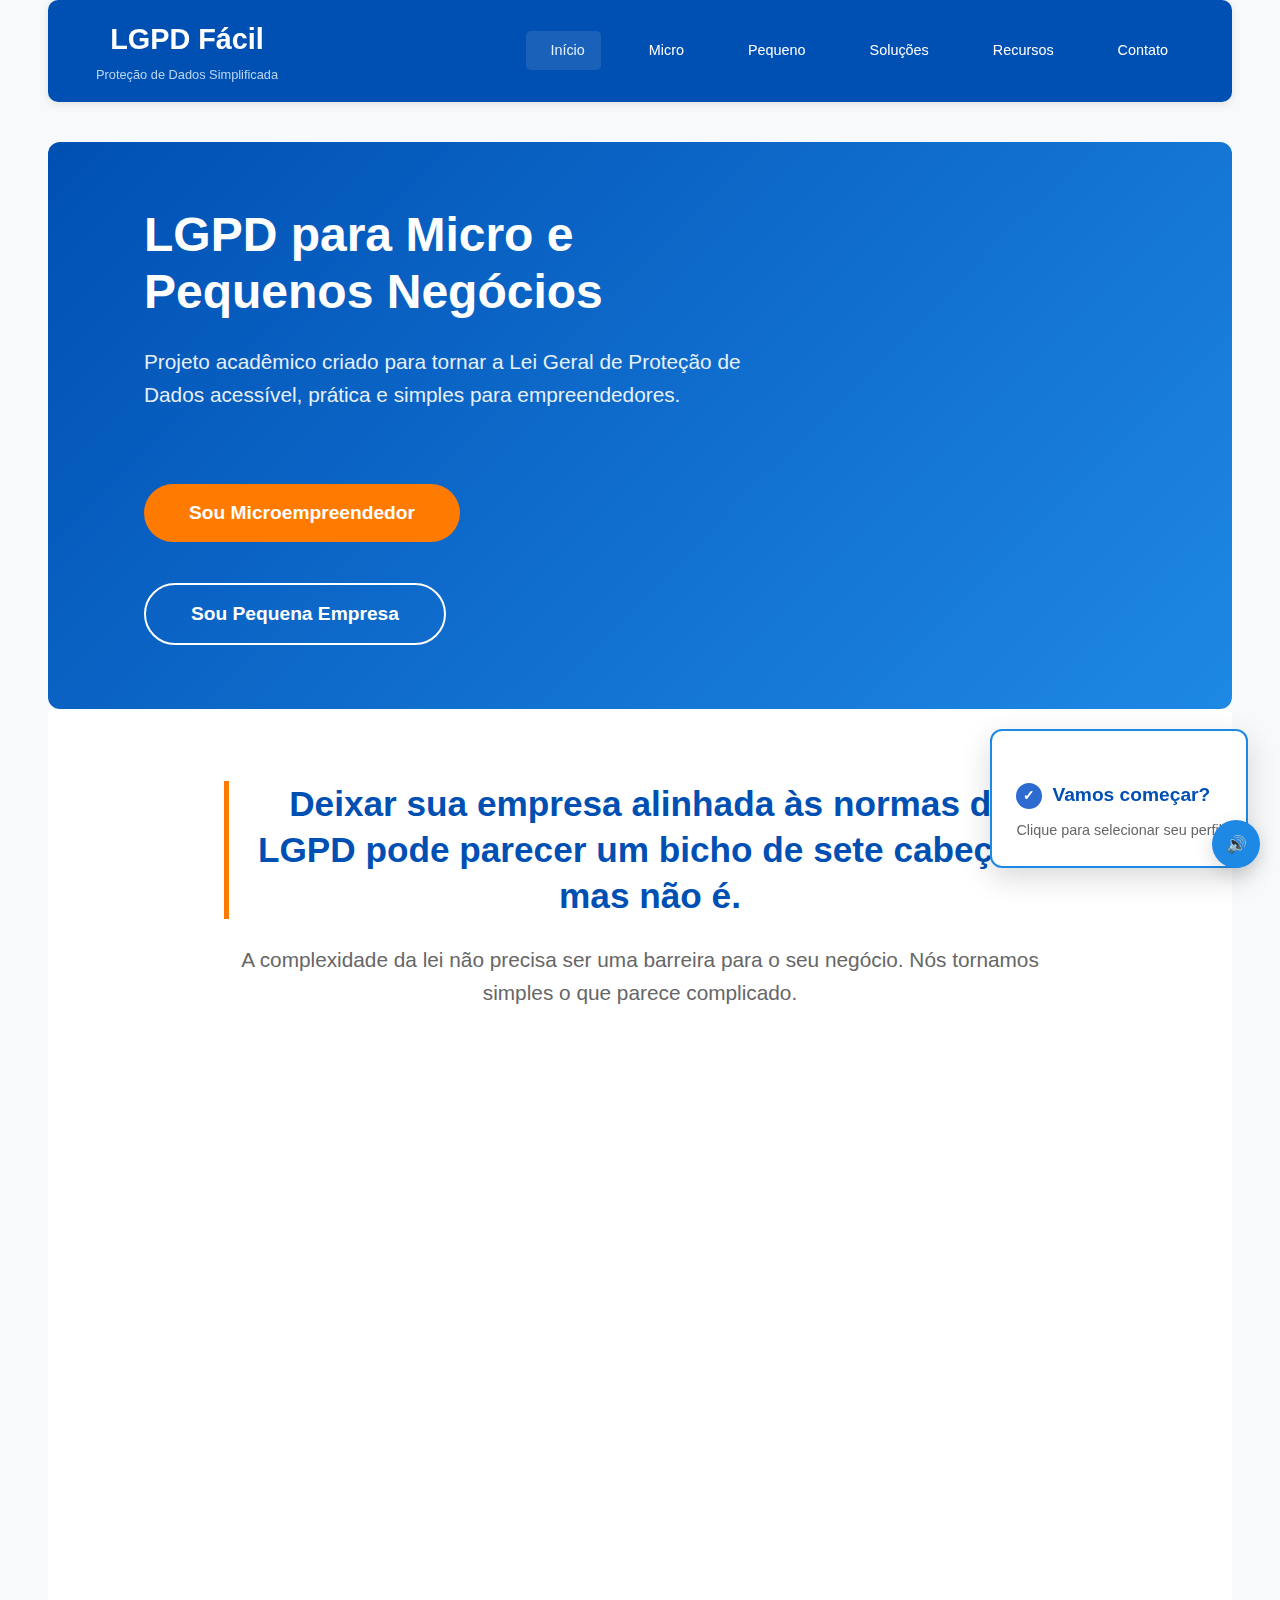
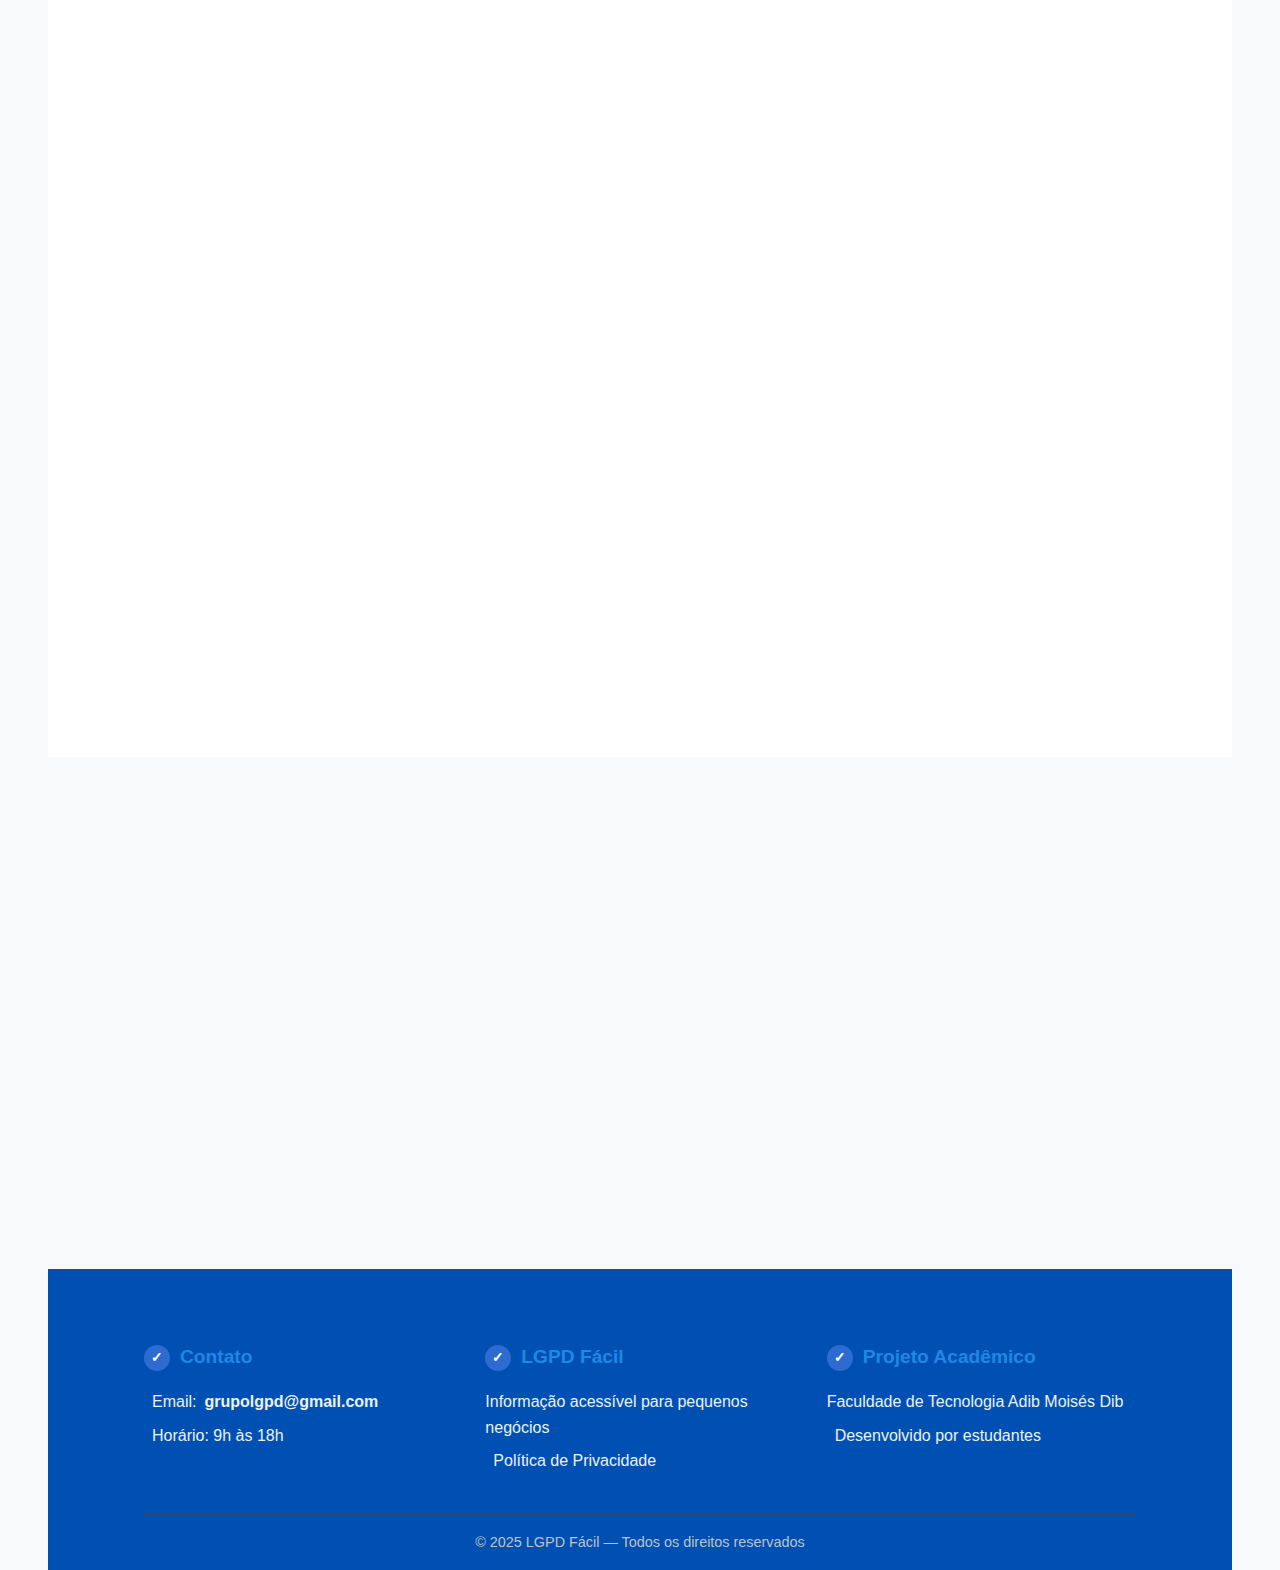
<file: index.html>
<!DOCTYPE html>
<html lang="pt-BR">
<head>
    <meta charset="UTF-8">
    <meta name="viewport" content="width=device-width, initial-scale=1.0">
    <title>LGPD Fácil - Proteção de Dados Simplificada</title>
    <link rel="stylesheet" href="style.css">
</head>
<body>
    <!-- Cabeçalho -->
    <header class="header">
        <div class="container">
            <div class="logo-section">
                <h1 class="logo">LGPD Fácil</h1>
                <span class="tagline">Proteção de Dados Simplificada</span>
            </div>
            <nav class="nav">
                <a href="index.html" class="active"><i class="fas fa-home"></i> Início</a>
                <a href="micro.html"><i class="fas fa-store"></i> Micro</a>
                <a href="pequeno.html"><i class="fas fa-building"></i> Pequeno</a>
                <a href="solucoes.html"><i class="fas fa-tools"></i> Soluções</a>
                <a href="recursos.html"><i class="fas fa-file-alt"></i> Recursos</a>
                <a href="contato.html"><i class="fas fa-envelope"></i> Contato</a>
            </nav>
        </div>
    </header>

    <!-- Hero Section com título à esquerda -->
    <section class="hero">
        <div class="container">
            <div class="hero-content-left">
                <h1>LGPD para Micro e Pequenos Negócios</h1>
                <p class="hero-subtitle">Projeto acadêmico criado para tornar a Lei Geral de Proteção de Dados acessível, prática e simples para empreendedores.</p>
                <div class="hero-actions">
                    <button class="cta-button" onclick="window.location.href='micro.html'">
                        <i class="fas fa-store"></i> Sou Microempreendedor
                    </button>
                    <button class="cta-button secondary" onclick="window.location.href='pequeno.html'">
                        <i class="fas fa-building"></i> Sou Pequena Empresa
                    </button>
                </div>
            </div>
        </div>
    </section>

    <!-- Seção Única: Objetivo + LGPD + Propósito -->
    <section class="section unified-section">
        <div class="container">
            <div class="unified-content">
                <!-- Chamada Inicial -->
                <div class="intro-callout">
                    <h2>Deixar sua empresa alinhada às normas da LGPD pode parecer um bicho de sete cabeças, mas não é.</h2>
                    <p class="intro-text">A complexidade da lei não precisa ser uma barreira para o seu negócio. Nós tornamos simples o que parece complicado.</p>
                </div>

                <!-- O que é LGPD -->
                <div class="lgpd-explanation">
                    <h3>O que é a LGPD?</h3>
                    <div class="lgpd-content">
                        <div class="lgpd-text">
                            <p>A <strong>Lei Geral de Proteção de Dados Pessoais (LGPD)</strong> é a legislação brasileira que regula como empresas e organizações devem coletar, usar, armazenar e proteger dados pessoais.</p>
                            
                            <div class="principles-section">
                                <h4>Princípios Fundamentais da LGPD:</h4>
                                <div class="principles-grid">
                                    <div class="principle-card">
                                        <i class="fas fa-bullseye"></i>
                                        <div>
                                            <h5>Finalidade</h5>
                                            <p>Dados devem ter um propósito específico e legítimo</p>
                                        </div>
                                    </div>
                                    <div class="principle-card">
                                        <i class="fas fa-check-circle"></i>
                                        <div>
                                            <h5>Consentimento</h5>
                                            <p>Uso autorizado de forma clara pelo titular</p>
                                        </div>
                                    </div>
                                    <div class="principle-card">
                                        <i class="fas fa-eye"></i>
                                        <div>
                                            <h5>Transparência</h5>
                                            <p>Clareza absoluta sobre como os dados são usados</p>
                                        </div>
                                    </div>
                                    <div class="principle-card">
                                        <i class="fas fa-shield-alt"></i>
                                        <div>
                                            <h5>Segurança</h5>
                                            <p>Proteção contra acessos indevidos e vazamentos</p>
                                        </div>
                                    </div>
                                    <div class="principle-card">
                                        <i class="fas fa-ban"></i>
                                        <div>
                                            <h5>Não Discriminação</h5>
                                            <p>Dados não podem ser usados para práticas abusivas</p>
                                        </div>
                                    </div>
                                    <div class="principle-card">
                                        <i class="fas fa-clock"></i>
                                        <div>
                                            <h5>Prevenção</h5>
                                            <p>Medidas para evitar situações de risco</p>
                                        </div>
                                    </div>
                                </div>
                            </div>
                        </div>
                    </div>
                </div>

                <!-- Nosso Propósito -->
                <div class="purpose-section">
                    <div class="purpose-content">
                        <h3>Nosso Propósito</h3>
                        <div class="purpose-text">
                            <p>O <strong>LGPD Fácil</strong> nasceu da necessidade urgente de simplificar a Lei Geral de Proteção de Dados para micro e pequenos empreendedores que, muitas vezes, não possuem recursos para consultorias especializadas.</p>
                            
                            <p>Identificamos que a complexidade da linguagem jurídica e a falta de orientação prática são as principais barreiras que impedem pequenos negócios de se adequarem à LGPD, colocando-os em risco de penalidades e perda de credibilidade.</p>

                            <div class="purpose-highlight">
                                <i class="fas fa-lightbulb"></i>
                                <div>
                                    <h4>Transformamos o complexo em simples</h4>
                                    <p>Traduzimos a linguagem jurídica em orientações práticas que qualquer empreendedor pode entender e aplicar no dia a dia do seu negócio.</p>
                                </div>
                            </div>
                        </div>
                    </div>
                </div>
            </div>
        </div>
    </section>

    <!-- Estatísticas -->
    <section class="section stats-section">
        <div class="container">
            <div class="stats-grid">
                <div class="stat-item">
                    <span class="stat-number">72%</span>
                    <span class="stat-label">das pequenas empresas não têm políticas claras de tratamento de dados</span>
                </div>
                <div class="stat-item">
                    <span class="stat-number">44%</span>
                    <span class="stat-label">dos brasileiros conhecem a LGPD, mas poucos empreendedores</span>
                </div>
                <div class="stat-item">
                    <span class="stat-number">2%</span>
                    <span class="stat-label">do faturamento é o valor máximo de multas aplicáveis</span>
                </div>
                <div class="stat-item">
                    <span class="stat-number">70%</span>
                    <span class="stat-label">dos microempreendedores não se veem atingidos pela LGPD</span>
                </div>
            </div>
        </div>
    </section>

    <!-- Faixa Fixa Interativa -->
    <div class="fixed-starter-bar" id="starterBar">
        <div class="starter-card" id="starterCard">
            <div class="card-initial" id="cardInitial">
                <div class="card-content">
                    <i class="fas fa-rocket"></i>
                    <h3>Vamos começar?</h3>
                    <p>Clique para selecionar seu perfil</p>
                </div>
            </div>
            <div class="card-selection" id="cardSelection" style="display: none;">
                <div class="card-content">
                    <h3>Selecione o seu perfil:</h3>
                    <div class="profile-buttons">
                        <button class="profile-btn micro" onclick="selectProfile('micro')">
                            <i class="fas fa-store"></i>
                            Microempreendedor
                        </button>
                        <button class="profile-btn small" onclick="selectProfile('pequeno')">
                            <i class="fas fa-building"></i>
                            Pequeno Negócio
                        </button>
                    </div>
                    <p class="card-note">Conteúdo personalizado para sua realidade</p>
                </div>
            </div>
        </div>
    </div>

    <!-- Rodapé -->
    <footer class="footer">
        <div class="container">
            <div class="footer-content">
                <div class="footer-section">
                    <h3>Contato</h3>
                    <p><i class="fas fa-envelope"></i> Email: <strong>grupolgpd@gmail.com</strong></p>
                    <p><i class="fas fa-clock"></i> Horário: 9h às 18h</p>
                </div>
                <div class="footer-section">
                    <h3>LGPD Fácil</h3>
                    <p>Informação acessível para pequenos negócios</p>
                    <a href="#politica"><i class="fas fa-file-contract"></i> Política de Privacidade</a>
                </div>
                <div class="footer-section">
                    <h3>Projeto Acadêmico</h3>
                    <p>Faculdade de Tecnologia Adib Moisés Dib</p>
                    <p><i class="fas fa-users"></i> Desenvolvido por estudantes</p>
                </div>
            </div>
            <div class="footer-bottom">
                <p>&copy; 2025 LGPD Fácil — Todos os direitos reservados</p>
            </div>
        </div>
    </footer>

    <div class="tts-floating" aria-hidden="false">
        <button class="tts-toggle" aria-pressed="false" title="Ler página">🔊</button>
        <div class="tts-controls" hidden>
            <label class="tts-row" style="display:flex;gap:.5rem;align-items:center;">
                <span style="font-size:.85rem;color:#333">Voz:</span>
                <select class="tts-voices" aria-label="Selecionar voz" style="min-width:180px"></select>
            </label>
            <div class="tts-row" style="display:flex;gap:.5rem;margin-top:.5rem;">
                <button class="tts-play">Ler</button>
                <button class="tts-pause">Pausar</button>
                <button class="tts-stop">Parar</button>
            </div>
        </div>
    </div>

    <script src="script.js"></script>
</body>
</html>
</file>
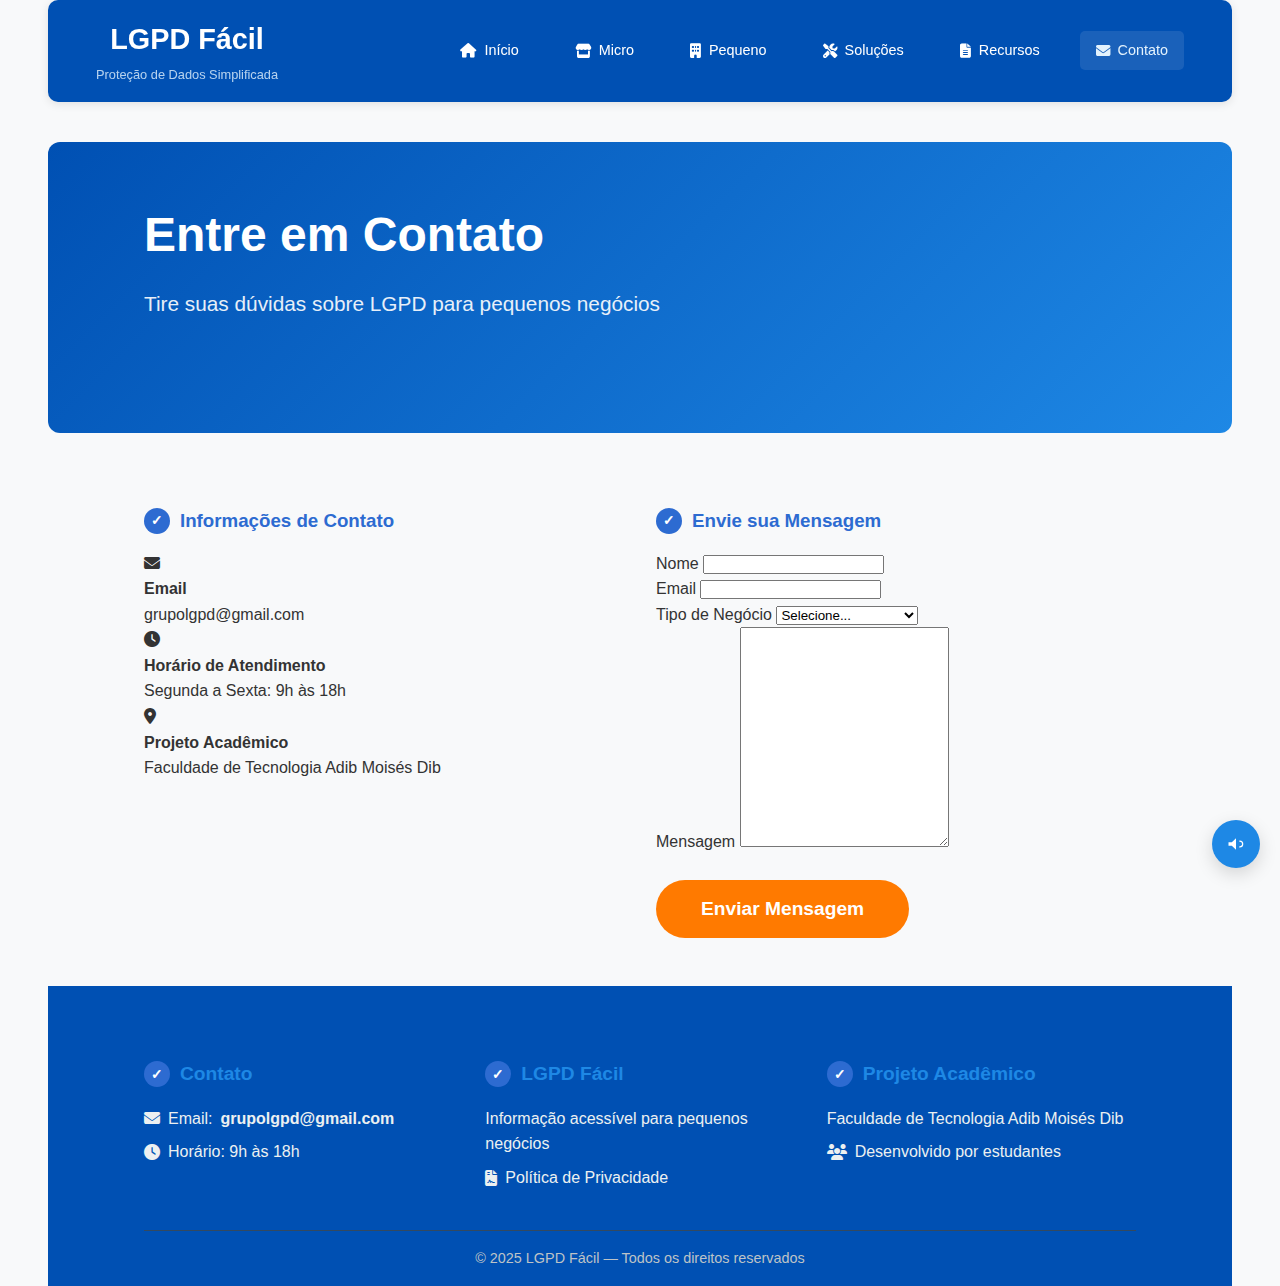
<file: contato.html>
<!DOCTYPE html>
<html lang="pt-BR">
<head>
    <meta charset="UTF-8">
    <meta name="viewport" content="width=device-width, initial-scale=1.0">
    <title>Contato - LGPD Fácil</title>
    <link rel="stylesheet" href="style.css">
    <!-- Font Awesome (exibe ícones usados no site) -->
    <link rel="stylesheet" href="https://cdnjs.cloudflare.com/ajax/libs/font-awesome/6.4.0/css/all.min.css">
</head>
<body>
    <header class="header">
        <div class="container">
            <div class="logo-section">
                <h1 class="logo">LGPD Fácil</h1>
                <span class="tagline">Proteção de Dados Simplificada</span>
            </div>
            <nav class="nav">
                <a href="index.html"><i class="fas fa-home"></i> Início</a>
                <a href="micro.html"><i class="fas fa-store"></i> Micro</a>
                <a href="pequeno.html"><i class="fas fa-building"></i> Pequeno</a>
                <a href="solucoes.html"><i class="fas fa-tools"></i> Soluções</a>
                <a href="recursos.html"><i class="fas fa-file-alt"></i> Recursos</a>
                <a href="contato.html" class="active"><i class="fas fa-envelope"></i> Contato</a>
            </nav>
        </div>
    </header>

    <section class="hero">
        <div class="container">
            <div class="hero-content-left">
                <h1>Entre em Contato</h1>
                <p class="hero-subtitle">Tire suas dúvidas sobre LGPD para pequenos negócios</p>
            </div>
        </div>
    </section>

    <section class="section">
        <div class="container">
            <div class="contact-grid">
                <div class="contact-info">
                    <h3>Informações de Contato</h3>
                    <div class="contact-item">
                        <i class="fas fa-envelope"></i>
                        <div>
                            <strong>Email</strong>
                            <p>grupolgpd@gmail.com</p>
                        </div>
                    </div>
                    <div class="contact-item">
                        <i class="fas fa-clock"></i>
                        <div>
                            <strong>Horário de Atendimento</strong>
                            <p>Segunda a Sexta: 9h às 18h</p>
                        </div>
                    </div>
                    <div class="contact-item">
                        <i class="fas fa-map-marker-alt"></i>
                        <div>
                            <strong>Projeto Acadêmico</strong>
                            <p>Faculdade de Tecnologia Adib Moisés Dib</p>
                        </div>
                    </div>
                </div>

                <div class="contact-form">
                    <h3>Envie sua Mensagem</h3>
                    <form>
                        <div class="form-group">
                            <label for="name">Nome</label>
                            <input type="text" id="name" required>
                        </div>
                        <div class="form-group">
                            <label for="email">Email</label>
                            <input type="email" id="email" required>
                        </div>
                        <div class="form-group">
                            <label for="business">Tipo de Negócio</label>
                            <select id="business">
                                <option value="">Selecione...</option>
                                <option value="micro">Microempreendedor</option>
                                <option value="pequeno">Pequena Empresa</option>
                                <option value="outro">Outro</option>
                            </select>
                        </div>
                        <div class="form-group">
                            <label for="message">Mensagem</label>
                            <textarea id="message" rows="5" required></textarea>
                        </div>
                        <button type="submit" class="cta-button">Enviar Mensagem</button>
                    </form>
                </div>
            </div>
        </div>
    </section>

    <footer class="footer">
        <div class="container">
            <div class="footer-content">
                <div class="footer-section">
                    <h3>Contato</h3>
                    <p><i class="fas fa-envelope"></i> Email: <strong>grupolgpd@gmail.com</strong></p>
                    <p><i class="fas fa-clock"></i> Horário: 9h às 18h</p>
                </div>
                <div class="footer-section">
                    <h3>LGPD Fácil</h3>
                    <p>Informação acessível para pequenos negócios</p>
                    <a href="#politica"><i class="fas fa-file-contract"></i> Política de Privacidade</a>
                </div>
                <div class="footer-section">
                    <h3>Projeto Acadêmico</h3>
                    <p>Faculdade de Tecnologia Adib Moisés Dib</p>
                    <p><i class="fas fa-users"></i> Desenvolvido por estudantes</p>
                </div>
            </div>
            <div class="footer-bottom">
                <p>&copy; 2025 LGPD Fácil — Todos os direitos reservados</p>
            </div>
        </div>
    </footer>

    <script src="script.js"></script>
</body>
</html>
</file>
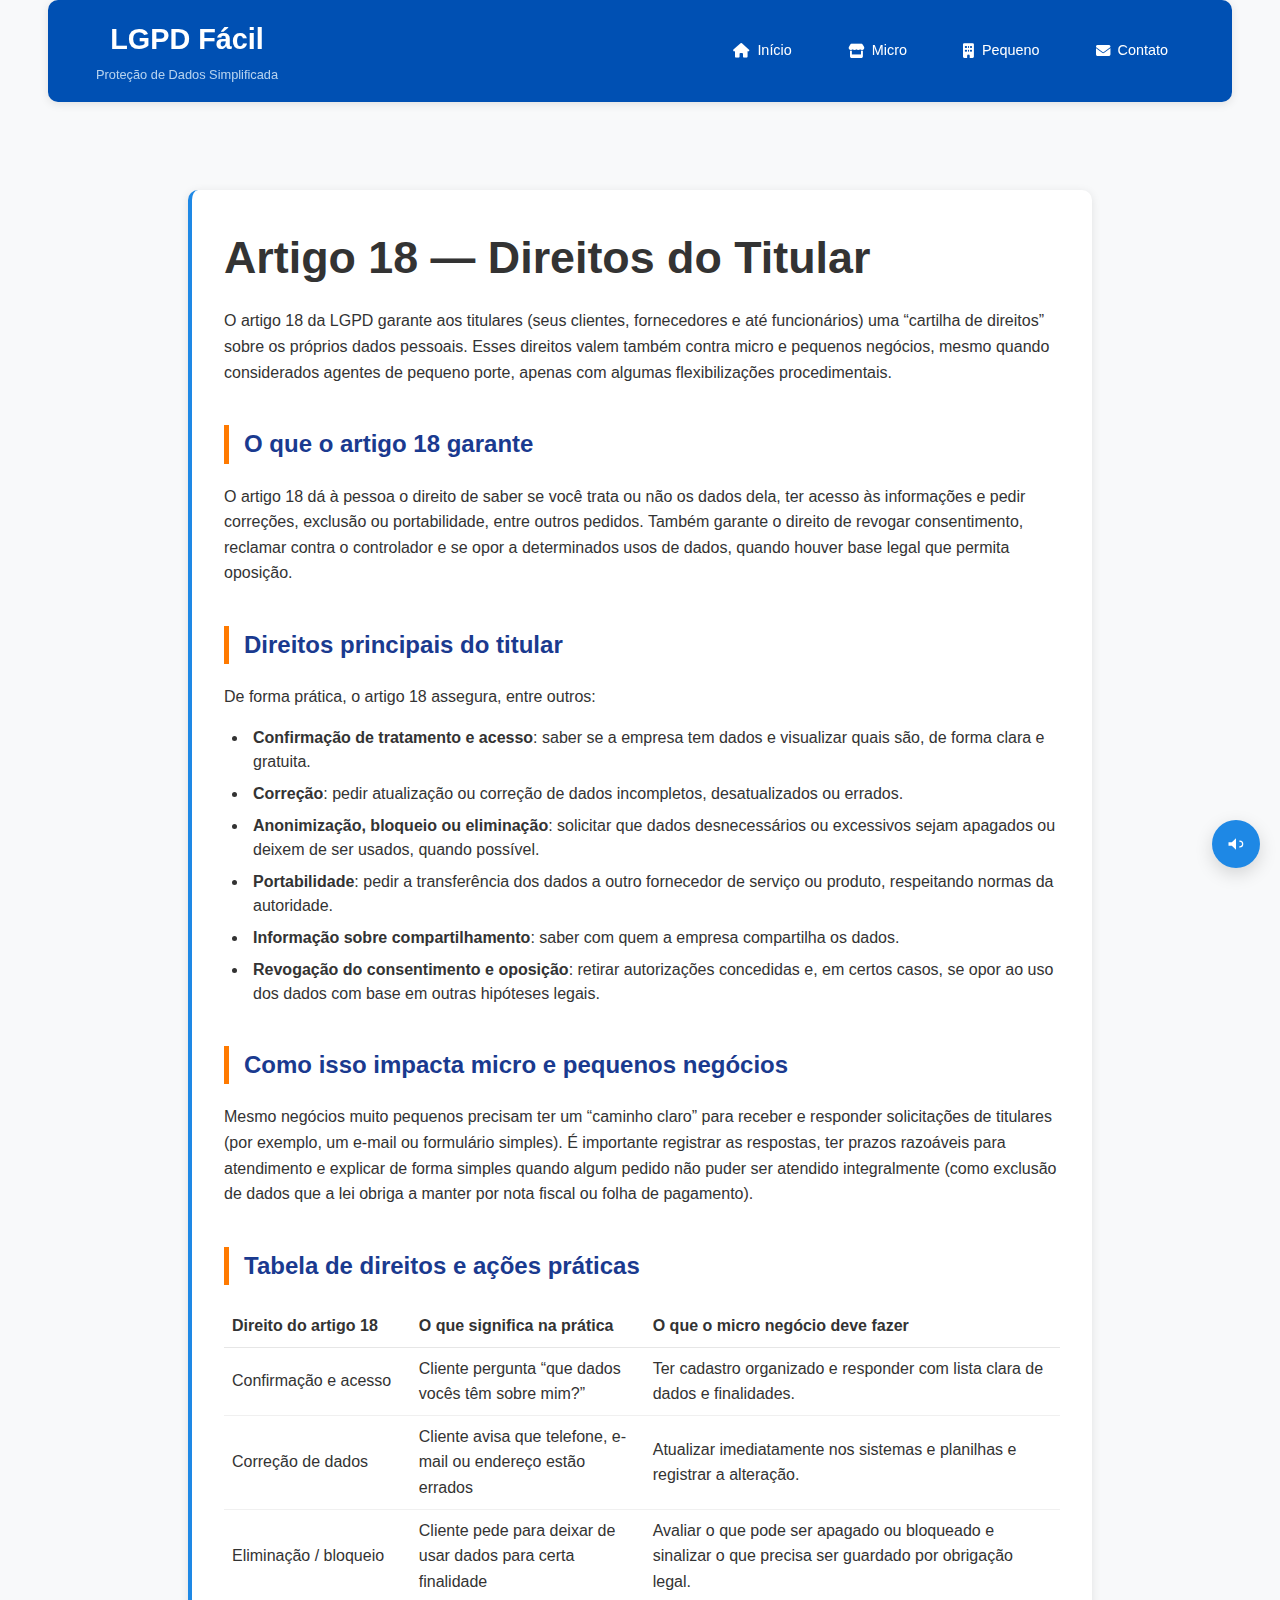
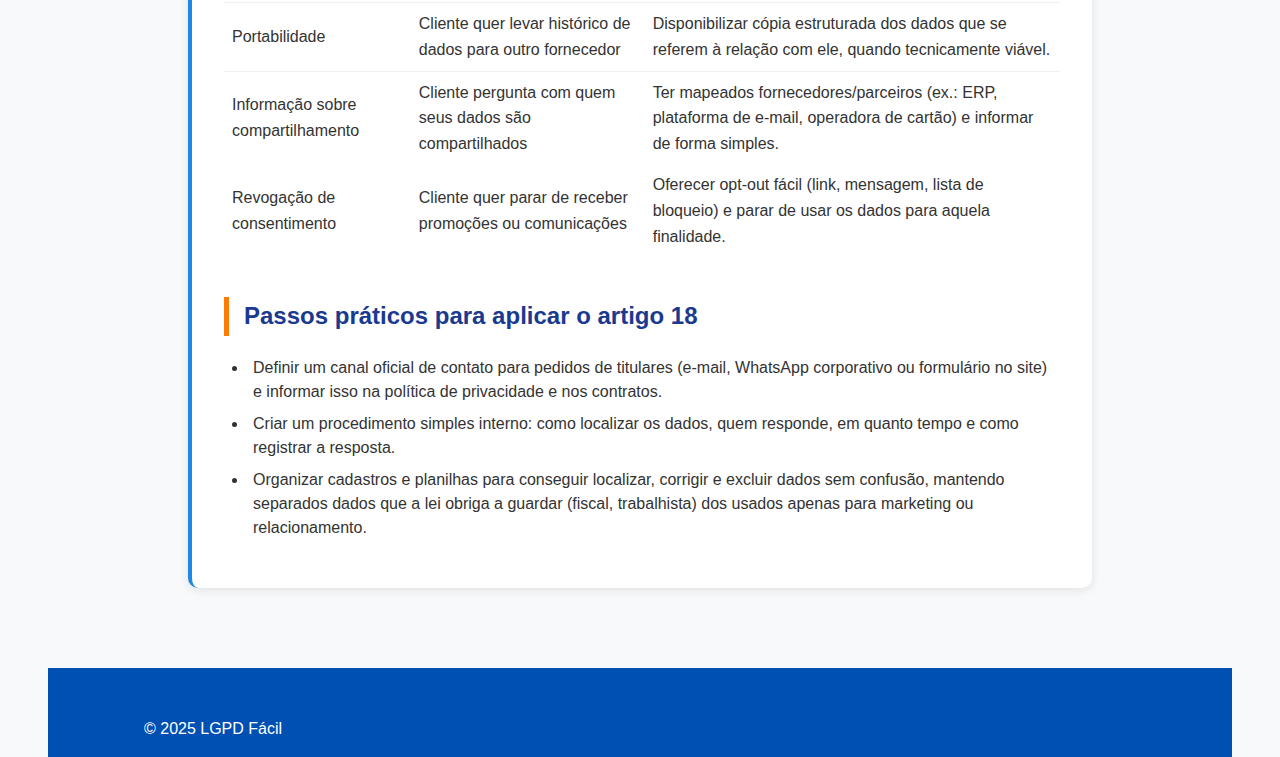
<file: micro-art18-direitos-titular.html>
<!DOCTYPE html>
<html lang="pt-BR">
<head>
    <meta charset="utf-8">
    <meta name="viewport" content="width=device-width,initial-scale=1">
    <title>Artigo 18 — Direitos do Titular — LGPD Fácil</title>
    <link rel="stylesheet" href="../style.css">
    <!-- Font Awesome (ícones) -->
    <link rel="stylesheet" href="https://cdnjs.cloudflare.com/ajax/libs/font-awesome/6.4.0/css/all.min.css">
</head>
<body>
    <header class="header">
        <div class="container">
            <div class="logo-section">
                <h1 class="logo">LGPD Fácil</h1>
                <span class="tagline">Proteção de Dados Simplificada</span>
            </div>
            <nav class="nav">
                <a href="../index.html"><i class="fas fa-home"></i> Início</a>
                <a href="../micro.html" class="active"><i class="fas fa-store"></i> Micro</a>
                <a href="../pequeno.html"><i class="fas fa-building"></i> Pequeno</a>
                <a href="../contato.html"><i class="fas fa-envelope"></i> Contato</a>
            </nav>
        </div>
    </header>

    <main>
        <section class="section">
            <div class="container unified-content">
                <article class="article-card">
                    <h1>Artigo 18 — Direitos do Titular</h1>

                    <p>O artigo 18 da LGPD garante aos titulares (seus clientes, fornecedores e até funcionários) uma “cartilha de direitos” sobre os próprios dados pessoais. Esses direitos valem também contra micro e pequenos negócios, mesmo quando considerados agentes de pequeno porte, apenas com algumas flexibilizações procedimentais.</p>

                    <h2>O que o artigo 18 garante</h2>
                    <p>O artigo 18 dá à pessoa o direito de saber se você trata ou não os dados dela, ter acesso às informações e pedir correções, exclusão ou portabilidade, entre outros pedidos. Também garante o direito de revogar consentimento, reclamar contra o controlador e se opor a determinados usos de dados, quando houver base legal que permita oposição.</p>

                    <h2>Direitos principais do titular</h2>
                    <p>De forma prática, o artigo 18 assegura, entre outros:</p>
                    <ul>
                        <li><strong>Confirmação de tratamento e acesso</strong>: saber se a empresa tem dados e visualizar quais são, de forma clara e gratuita.</li>
                        <li><strong>Correção</strong>: pedir atualização ou correção de dados incompletos, desatualizados ou errados.</li>
                        <li><strong>Anonimização, bloqueio ou eliminação</strong>: solicitar que dados desnecessários ou excessivos sejam apagados ou deixem de ser usados, quando possível.</li>
                        <li><strong>Portabilidade</strong>: pedir a transferência dos dados a outro fornecedor de serviço ou produto, respeitando normas da autoridade.</li>
                        <li><strong>Informação sobre compartilhamento</strong>: saber com quem a empresa compartilha os dados.</li>
                        <li><strong>Revogação do consentimento e oposição</strong>: retirar autorizações concedidas e, em certos casos, se opor ao uso dos dados com base em outras hipóteses legais.</li>
                    </ul>

                    <h2>Como isso impacta micro e pequenos negócios</h2>
                    <p>Mesmo negócios muito pequenos precisam ter um “caminho claro” para receber e responder solicitações de titulares (por exemplo, um e-mail ou formulário simples). É importante registrar as respostas, ter prazos razoáveis para atendimento e explicar de forma simples quando algum pedido não puder ser atendido integralmente (como exclusão de dados que a lei obriga a manter por nota fiscal ou folha de pagamento).</p>

                    <h2>Tabela de direitos e ações práticas</h2>
                    <table style="width:100%;border-collapse:collapse;margin-bottom:1rem">
                        <thead>
                            <tr>
                                <th style="text-align:left;border-bottom:1px solid #e6e6e6;padding:.5rem">Direito do artigo 18</th>
                                <th style="text-align:left;border-bottom:1px solid #e6e6e6;padding:.5rem">O que significa na prática</th>
                                <th style="text-align:left;border-bottom:1px solid #e6e6e6;padding:.5rem">O que o micro negócio deve fazer</th>
                            </tr>
                        </thead>
                        <tbody>
                            <tr>
                                <td style="padding:.5rem;border-bottom:1px solid #f0f0f0">Confirmação e acesso</td>
                                <td style="padding:.5rem;border-bottom:1px solid #f0f0f0">Cliente pergunta “que dados vocês têm sobre mim?”</td>
                                <td style="padding:.5rem;border-bottom:1px solid #f0f0f0">Ter cadastro organizado e responder com lista clara de dados e finalidades.</td>
                            </tr>
                            <tr>
                                <td style="padding:.5rem;border-bottom:1px solid #f0f0f0">Correção de dados</td>
                                <td style="padding:.5rem;border-bottom:1px solid #f0f0f0">Cliente avisa que telefone, e-mail ou endereço estão errados</td>
                                <td style="padding:.5rem;border-bottom:1px solid #f0f0f0">Atualizar imediatamente nos sistemas e planilhas e registrar a alteração.</td>
                            </tr>
                            <tr>
                                <td style="padding:.5rem;border-bottom:1px solid #f0f0f0">Eliminação / bloqueio</td>
                                <td style="padding:.5rem;border-bottom:1px solid #f0f0f0">Cliente pede para deixar de usar dados para certa finalidade</td>
                                <td style="padding:.5rem;border-bottom:1px solid #f0f0f0">Avaliar o que pode ser apagado ou bloqueado e sinalizar o que precisa ser guardado por obrigação legal.</td>
                            </tr>
                            <tr>
                                <td style="padding:.5rem;border-bottom:1px solid #f0f0f0">Portabilidade</td>
                                <td style="padding:.5rem;border-bottom:1px solid #f0f0f0">Cliente quer levar histórico de dados para outro fornecedor</td>
                                <td style="padding:.5rem;border-bottom:1px solid #f0f0f0">Disponibilizar cópia estruturada dos dados que se referem à relação com ele, quando tecnicamente viável.</td>
                            </tr>
                            <tr>
                                <td style="padding:.5rem">Informação sobre compartilhamento</td>
                                <td style="padding:.5rem">Cliente pergunta com quem seus dados são compartilhados</td>
                                <td style="padding:.5rem">Ter mapeados fornecedores/parceiros (ex.: ERP, plataforma de e-mail, operadora de cartão) e informar de forma simples.</td>
                            </tr>
                            <tr>
                                <td style="padding:.5rem">Revogação de consentimento</td>
                                <td style="padding:.5rem">Cliente quer parar de receber promoções ou comunicações</td>
                                <td style="padding:.5rem">Oferecer opt-out fácil (link, mensagem, lista de bloqueio) e parar de usar os dados para aquela finalidade.</td>
                            </tr>
                        </tbody>
                    </table>

                    <h2>Passos práticos para aplicar o artigo 18</h2>
                    <ul>
                        <li>Definir um canal oficial de contato para pedidos de titulares (e-mail, WhatsApp corporativo ou formulário no site) e informar isso na política de privacidade e nos contratos.</li>
                        <li>Criar um procedimento simples interno: como localizar os dados, quem responde, em quanto tempo e como registrar a resposta.</li>
                        <li>Organizar cadastros e planilhas para conseguir localizar, corrigir e excluir dados sem confusão, mantendo separados dados que a lei obriga a guardar (fiscal, trabalhista) dos usados apenas para marketing ou relacionamento.</li>
                    </ul>
                </article>
            </div>
        </section>
    </main>

    <footer class="footer"><div class="container"><p>&copy; 2025 LGPD Fácil</p></div></footer>
    <script src="../script.js"></script>
</body>
</html>
</file>
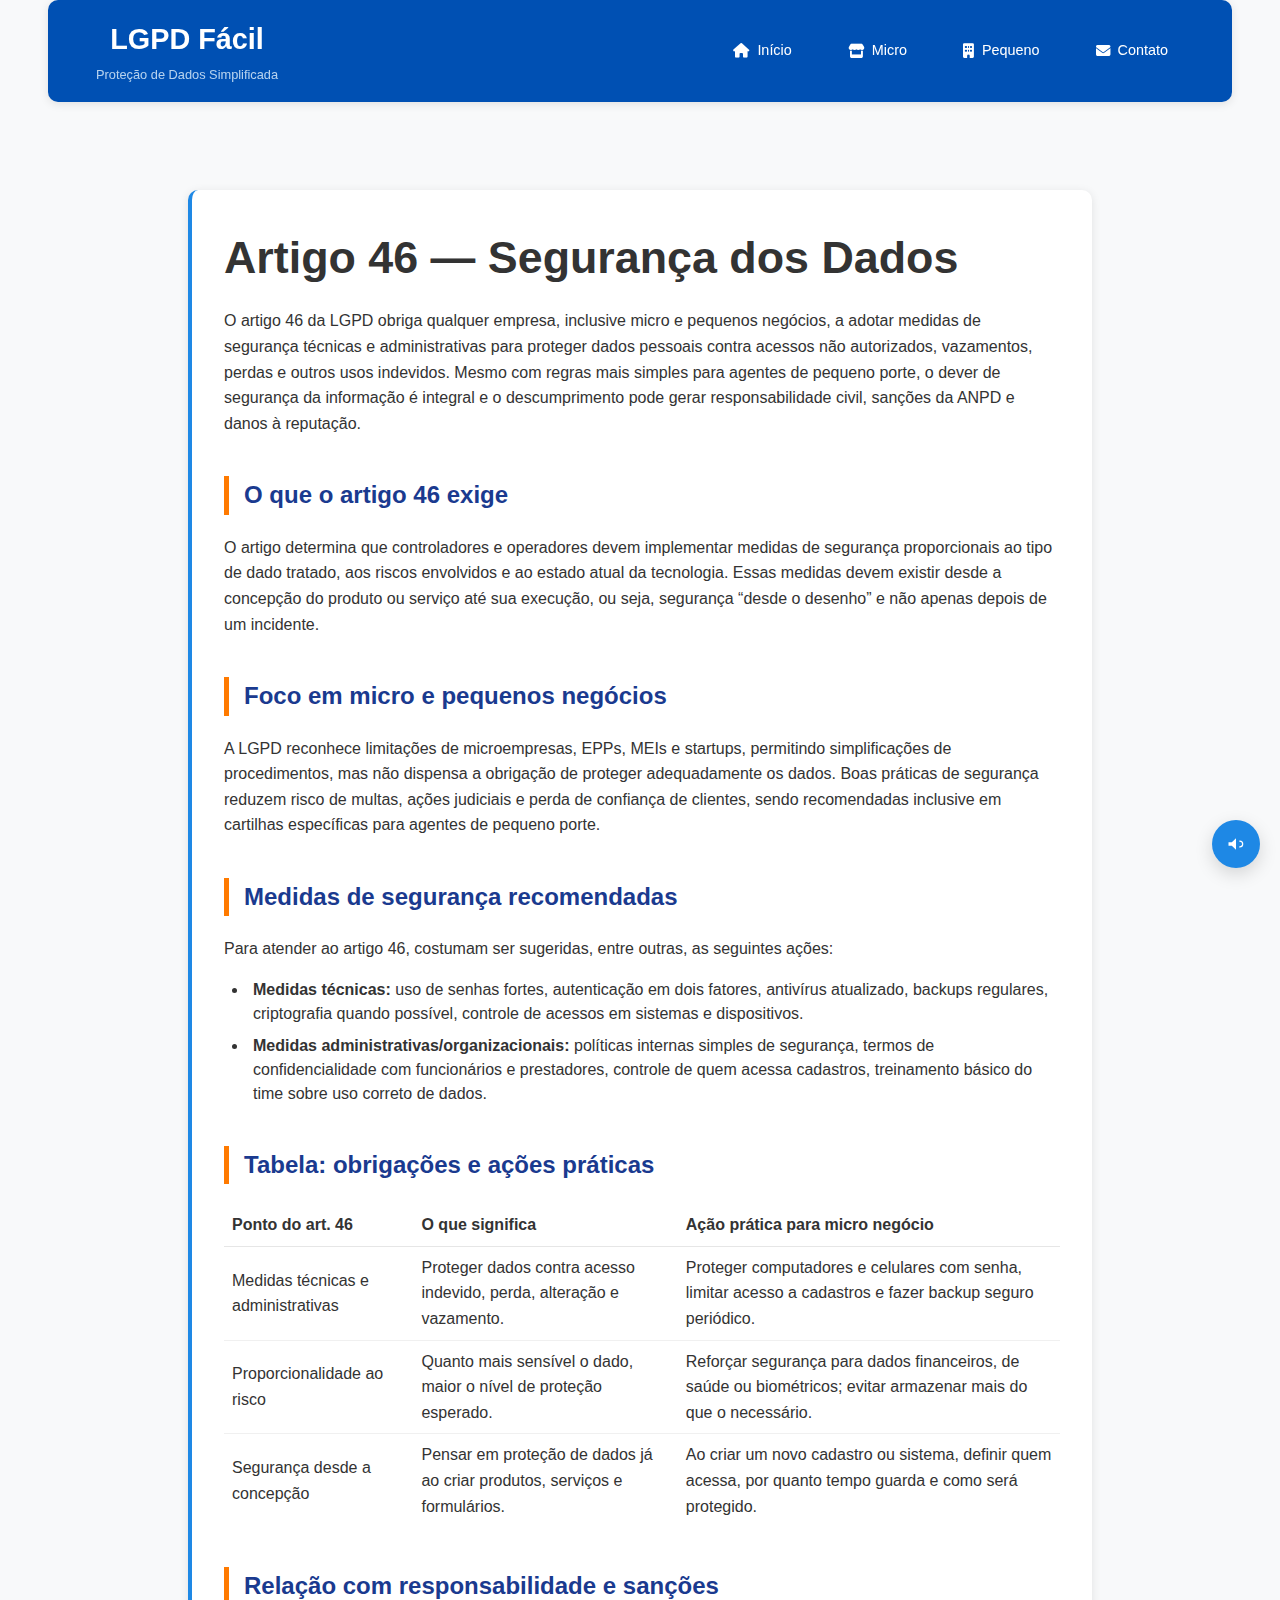
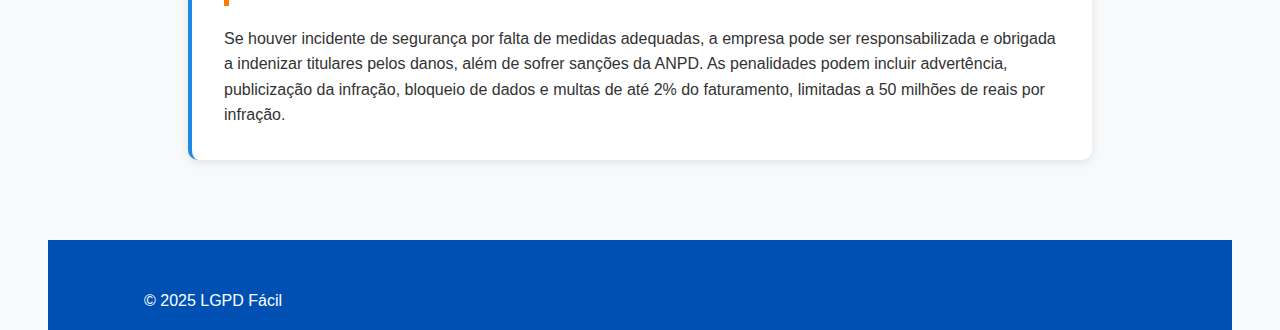
<file: micro-art46-seguranca-dos-dados.html>
<!DOCTYPE html>
<html lang="pt-BR">
<head>
    <meta charset="utf-8">
    <meta name="viewport" content="width=device-width,initial-scale=1">
    <title>Artigo 46 — Segurança dos Dados — LGPD Fácil</title>
    <link rel="stylesheet" href="../style.css">
    <!-- Font Awesome (ícones) -->
    <link rel="stylesheet" href="https://cdnjs.cloudflare.com/ajax/libs/font-awesome/6.4.0/css/all.min.css">
</head>
<body>
    <header class="header">
        <div class="container">
            <div class="logo-section">
                <h1 class="logo">LGPD Fácil</h1>
                <span class="tagline">Proteção de Dados Simplificada</span>
            </div>
            <nav class="nav">
                <a href="../index.html"><i class="fas fa-home"></i> Início</a>
                <a href="../micro.html" class="active"><i class="fas fa-store"></i> Micro</a>
                <a href="../pequeno.html"><i class="fas fa-building"></i> Pequeno</a>
                <a href="../contato.html"><i class="fas fa-envelope"></i> Contato</a>
            </nav>
        </div>
    </header>

    <main>
        <section class="section">
            <div class="container unified-content">
                <article class="article-card">

                    <h1>Artigo 46 — Segurança dos Dados</h1>

                    <p>O artigo 46 da LGPD obriga qualquer empresa, inclusive micro e pequenos negócios, a adotar medidas de segurança técnicas e administrativas para proteger dados pessoais contra acessos não autorizados, vazamentos, perdas e outros usos indevidos. Mesmo com regras mais simples para agentes de pequeno porte, o dever de segurança da informação é integral e o descumprimento pode gerar responsabilidade civil, sanções da ANPD e danos à reputação.</p>

                    <h2>O que o artigo 46 exige</h2>
                    <p>O artigo determina que controladores e operadores devem implementar medidas de segurança proporcionais ao tipo de dado tratado, aos riscos envolvidos e ao estado atual da tecnologia. Essas medidas devem existir desde a concepção do produto ou serviço até sua execução, ou seja, segurança “desde o desenho” e não apenas depois de um incidente.</p>

                    <h2>Foco em micro e pequenos negócios</h2>
                    <p>A LGPD reconhece limitações de microempresas, EPPs, MEIs e startups, permitindo simplificações de procedimentos, mas não dispensa a obrigação de proteger adequadamente os dados. Boas práticas de segurança reduzem risco de multas, ações judiciais e perda de confiança de clientes, sendo recomendadas inclusive em cartilhas específicas para agentes de pequeno porte.</p>

                    <h2>Medidas de segurança recomendadas</h2>
                    <p>Para atender ao artigo 46, costumam ser sugeridas, entre outras, as seguintes ações:</p>
                    <ul>
                        <li><strong>Medidas técnicas:</strong> uso de senhas fortes, autenticação em dois fatores, antivírus atualizado, backups regulares, criptografia quando possível, controle de acessos em sistemas e dispositivos.</li>
                        <li><strong>Medidas administrativas/organizacionais:</strong> políticas internas simples de segurança, termos de confidencialidade com funcionários e prestadores, controle de quem acessa cadastros, treinamento básico do time sobre uso correto de dados.</li>
                    </ul>

                    <h2>Tabela: obrigações e ações práticas</h2>
                    <table style="width:100%;border-collapse:collapse;margin-bottom:1rem">
                        <thead>
                            <tr>
                                <th style="text-align:left;border-bottom:1px solid #e6e6e6;padding:.5rem">Ponto do art. 46</th>
                                <th style="text-align:left;border-bottom:1px solid #e6e6e6;padding:.5rem">O que significa</th>
                                <th style="text-align:left;border-bottom:1px solid #e6e6e6;padding:.5rem">Ação prática para micro negócio</th>
                            </tr>
                        </thead>
                        <tbody>
                            <tr>
                                <td style="padding:.5rem;border-bottom:1px solid #f0f0f0">Medidas técnicas e administrativas</td>
                                <td style="padding:.5rem;border-bottom:1px solid #f0f0f0">Proteger dados contra acesso indevido, perda, alteração e vazamento.</td>
                                <td style="padding:.5rem;border-bottom:1px solid #f0f0f0">Proteger computadores e celulares com senha, limitar acesso a cadastros e fazer backup seguro periódico.</td>
                            </tr>
                            <tr>
                                <td style="padding:.5rem;border-bottom:1px solid #f0f0f0">Proporcionalidade ao risco</td>
                                <td style="padding:.5rem;border-bottom:1px solid #f0f0f0">Quanto mais sensível o dado, maior o nível de proteção esperado.</td>
                                <td style="padding:.5rem;border-bottom:1px solid #f0f0f0">Reforçar segurança para dados financeiros, de saúde ou biométricos; evitar armazenar mais do que o necessário.</td>
                            </tr>
                            <tr>
                                <td style="padding:.5rem">Segurança desde a concepção</td>
                                <td style="padding:.5rem">Pensar em proteção de dados já ao criar produtos, serviços e formulários.</td>
                                <td style="padding:.5rem">Ao criar um novo cadastro ou sistema, definir quem acessa, por quanto tempo guarda e como será protegido.</td>
                            </tr>
                        </tbody>
                    </table>

                    <h2>Relação com responsabilidade e sanções</h2>
                    <p>Se houver incidente de segurança por falta de medidas adequadas, a empresa pode ser responsabilizada e obrigada a indenizar titulares pelos danos, além de sofrer sanções da ANPD. As penalidades podem incluir advertência, publicização da infração, bloqueio de dados e multas de até 2% do faturamento, limitadas a 50 milhões de reais por infração.</p>

                </article>
            </div>
        </section>
    </main>

    <footer class="footer"><div class="container"><p>&copy; 2025 LGPD Fácil</p></div></footer>
    <script src="../script.js"></script>
</body>
</html>
</file>
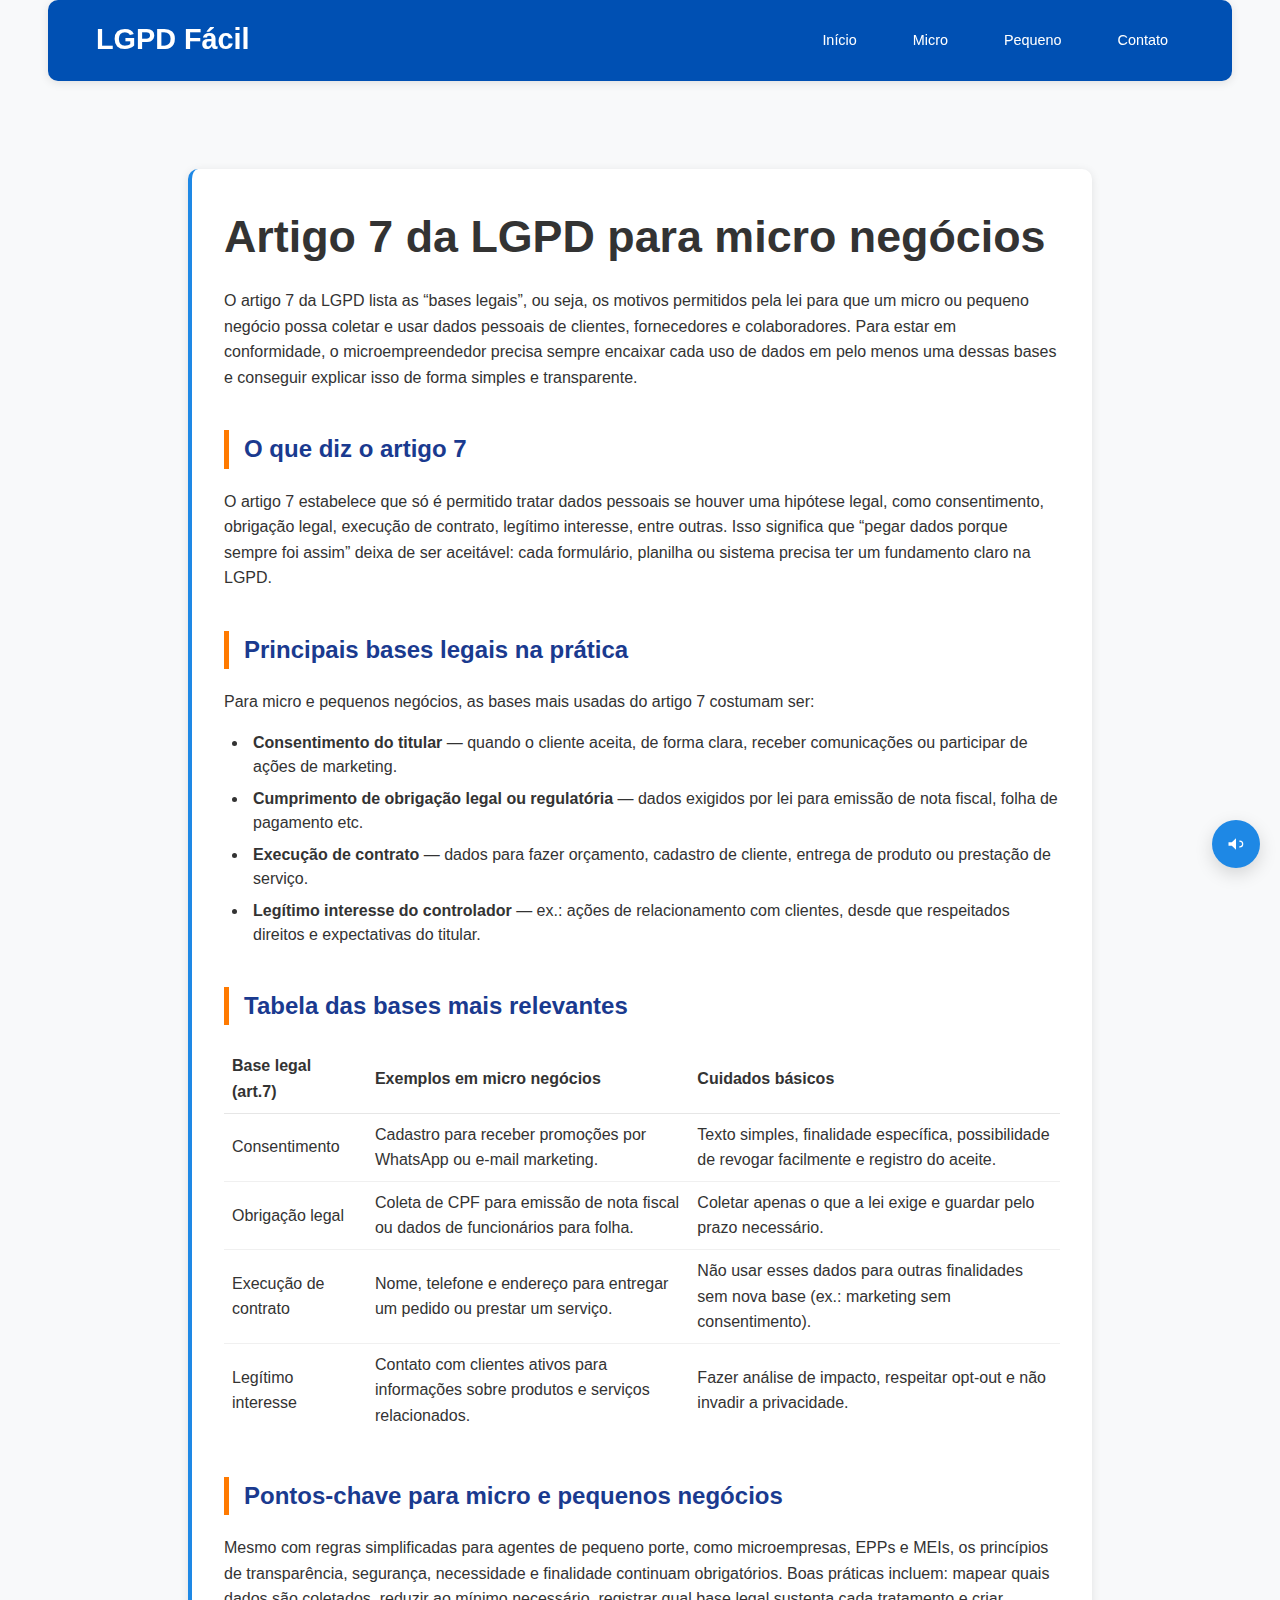
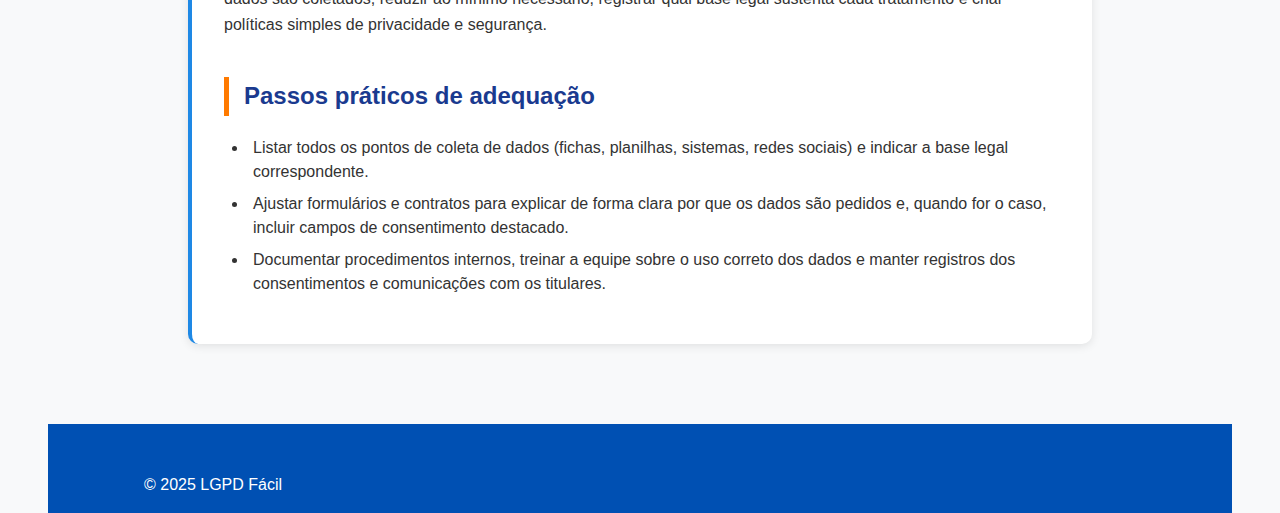
<file: micro-art7-consentimento.html>
<!DOCTYPE html>
<html lang="pt-BR">
<head>
    <meta charset="utf-8">
    <meta name="viewport" content="width=device-width,initial-scale=1">
    <title>Artigo 7º — Consentimento — LGPD Fácil</title>
    <link rel="stylesheet" href="../style.css">
    <!-- Font Awesome (ícones) -->
    <link rel="stylesheet" href="https://cdnjs.cloudflare.com/ajax/libs/font-awesome/6.4.0/css/all.min.css">
</head>
<body>
    <header class="header">
        <div class="container">
            <div class="logo-section"><h1 class="logo">LGPD Fácil</h1></div>
            <nav class="nav">
                <a href="../index.html">Início</a>
                <a href="../micro.html" class="active">Micro</a>
                <a href="../pequeno.html">Pequeno</a>
                <a href="../contato.html">Contato</a>
            </nav>
        </div>
    </header>

    <main>
        <section class="section">
            <div class="container unified-content">
                <article class="article-card">

                    <h1>Artigo 7 da LGPD para micro negócios</h1>

                    <p>O artigo 7 da LGPD lista as “bases legais”, ou seja, os motivos permitidos pela lei para que um micro ou pequeno negócio possa coletar e usar dados pessoais de clientes, fornecedores e colaboradores. Para estar em conformidade, o microempreendedor precisa sempre encaixar cada uso de dados em pelo menos uma dessas bases e conseguir explicar isso de forma simples e transparente.</p>

                    <h2>O que diz o artigo 7</h2>
                    <p>O artigo 7 estabelece que só é permitido tratar dados pessoais se houver uma hipótese legal, como consentimento, obrigação legal, execução de contrato, legítimo interesse, entre outras. Isso significa que “pegar dados porque sempre foi assim” deixa de ser aceitável: cada formulário, planilha ou sistema precisa ter um fundamento claro na LGPD.</p>

                    <h2>Principais bases legais na prática</h2>
                    <p>Para micro e pequenos negócios, as bases mais usadas do artigo 7 costumam ser:</p>
                    <ul>
                        <li><strong>Consentimento do titular</strong> — quando o cliente aceita, de forma clara, receber comunicações ou participar de ações de marketing.</li>
                        <li><strong>Cumprimento de obrigação legal ou regulatória</strong> — dados exigidos por lei para emissão de nota fiscal, folha de pagamento etc.</li>
                        <li><strong>Execução de contrato</strong> — dados para fazer orçamento, cadastro de cliente, entrega de produto ou prestação de serviço.</li>
                        <li><strong>Legítimo interesse do controlador</strong> — ex.: ações de relacionamento com clientes, desde que respeitados direitos e expectativas do titular.</li>
                    </ul>

                    <h2>Tabela das bases mais relevantes</h2>
                    <table style="width:100%;border-collapse:collapse;">
                        <thead>
                            <tr>
                                <th style="text-align:left;border-bottom:1px solid #e6e6e6;padding:.5rem">Base legal (art.7)</th>
                                <th style="text-align:left;border-bottom:1px solid #e6e6e6;padding:.5rem">Exemplos em micro negócios</th>
                                <th style="text-align:left;border-bottom:1px solid #e6e6e6;padding:.5rem">Cuidados básicos</th>
                            </tr>
                        </thead>
                        <tbody>
                            <tr>
                                <td style="padding:.5rem;border-bottom:1px solid #f0f0f0">Consentimento</td>
                                <td style="padding:.5rem;border-bottom:1px solid #f0f0f0">Cadastro para receber promoções por WhatsApp ou e‑mail marketing.</td>
                                <td style="padding:.5rem;border-bottom:1px solid #f0f0f0">Texto simples, finalidade específica, possibilidade de revogar facilmente e registro do aceite.</td>
                            </tr>
                            <tr>
                                <td style="padding:.5rem;border-bottom:1px solid #f0f0f0">Obrigação legal</td>
                                <td style="padding:.5rem;border-bottom:1px solid #f0f0f0">Coleta de CPF para emissão de nota fiscal ou dados de funcionários para folha.</td>
                                <td style="padding:.5rem;border-bottom:1px solid #f0f0f0">Coletar apenas o que a lei exige e guardar pelo prazo necessário.</td>
                            </tr>
                            <tr>
                                <td style="padding:.5rem;border-bottom:1px solid #f0f0f0">Execução de contrato</td>
                                <td style="padding:.5rem;border-bottom:1px solid #f0f0f0">Nome, telefone e endereço para entregar um pedido ou prestar um serviço.</td>
                                <td style="padding:.5rem;border-bottom:1px solid #f0f0f0">Não usar esses dados para outras finalidades sem nova base (ex.: marketing sem consentimento).</td>
                            </tr>
                            <tr>
                                <td style="padding:.5rem">Legítimo interesse</td>
                                <td style="padding:.5rem">Contato com clientes ativos para informações sobre produtos e serviços relacionados.</td>
                                <td style="padding:.5rem">Fazer análise de impacto, respeitar opt‑out e não invadir a privacidade.</td>
                            </tr>
                        </tbody>
                    </table>

                    <h2>Pontos‑chave para micro e pequenos negócios</h2>
                    <p>Mesmo com regras simplificadas para agentes de pequeno porte, como microempresas, EPPs e MEIs, os princípios de transparência, segurança, necessidade e finalidade continuam obrigatórios. Boas práticas incluem: mapear quais dados são coletados, reduzir ao mínimo necessário, registrar qual base legal sustenta cada tratamento e criar políticas simples de privacidade e segurança.</p>

                    <h2>Passos práticos de adequação</h2>
                    <ul>
                        <li>Listar todos os pontos de coleta de dados (fichas, planilhas, sistemas, redes sociais) e indicar a base legal correspondente.</li>
                        <li>Ajustar formulários e contratos para explicar de forma clara por que os dados são pedidos e, quando for o caso, incluir campos de consentimento destacado.</li>
                        <li>Documentar procedimentos internos, treinar a equipe sobre o uso correto dos dados e manter registros dos consentimentos e comunicações com os titulares.</li>
                    </ul>
                </article>
            </div>
        </section>
    </main>

    <footer class="footer"><div class="container"><p>&copy; 2025 LGPD Fácil</p></div></footer>
    <script src="../script.js"></script>
</body>
</html>
</file>
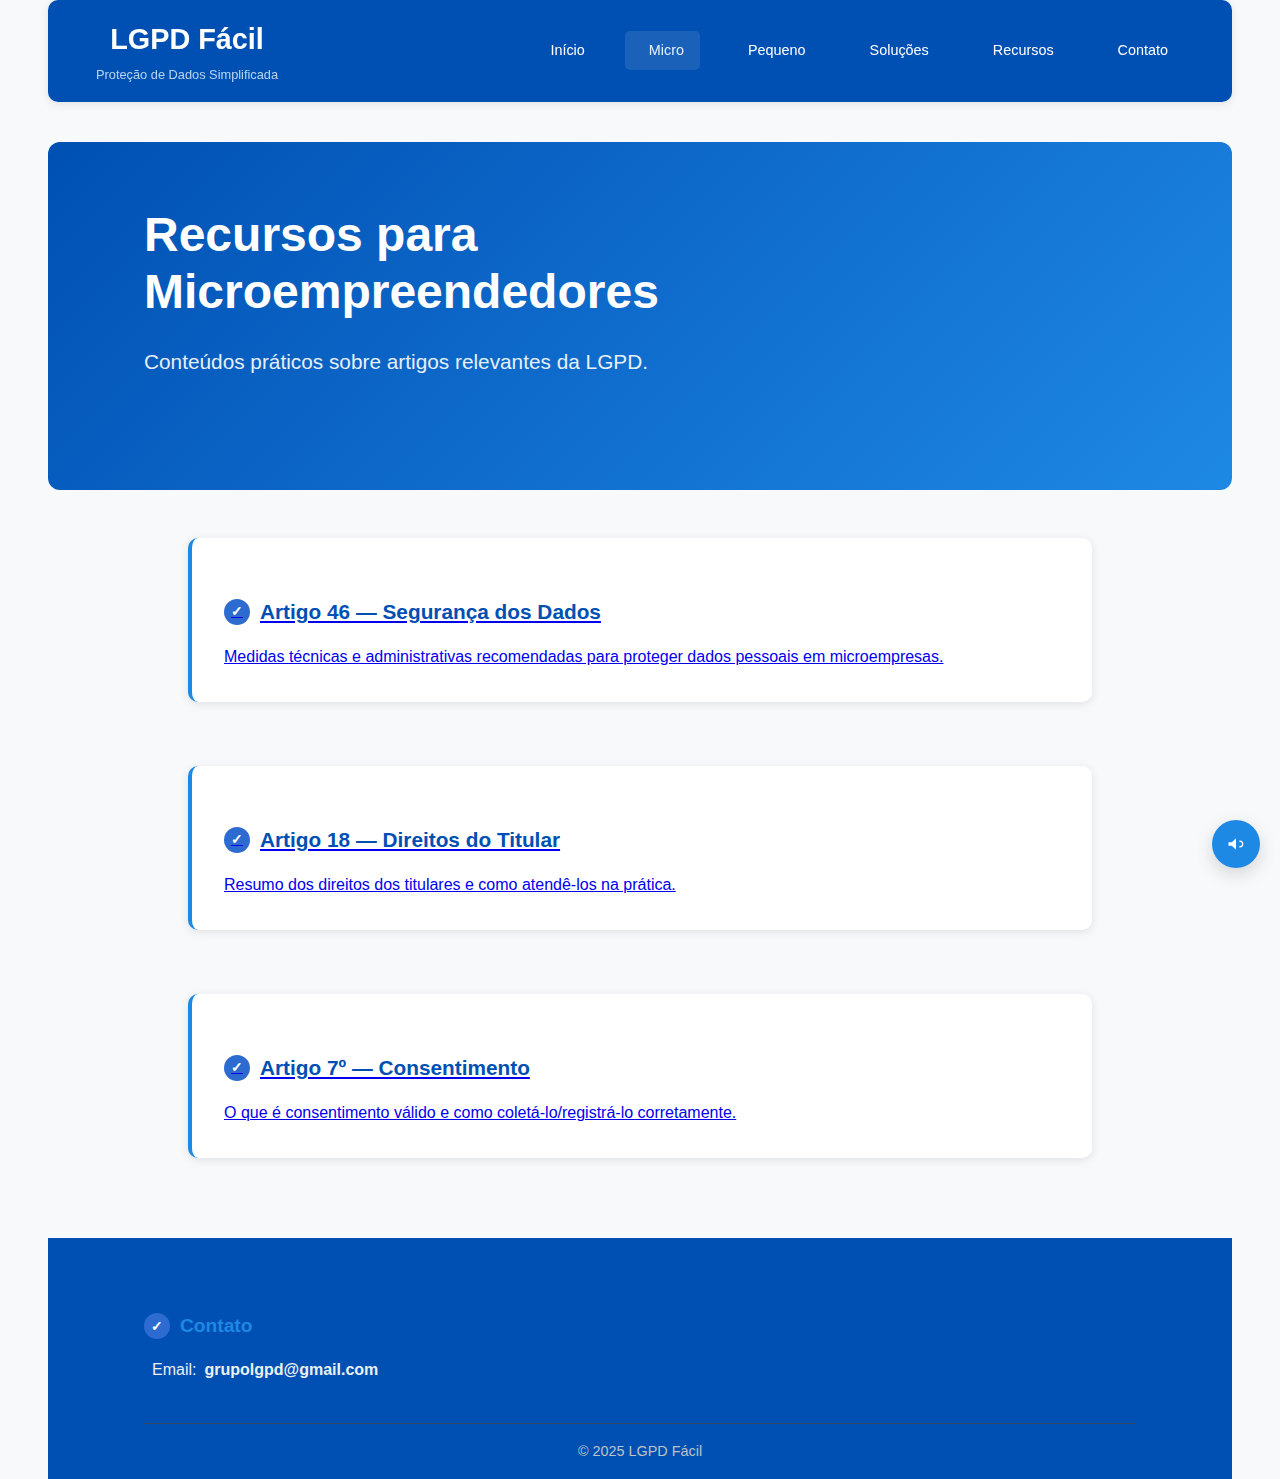
<file: micro.html>
<!DOCTYPE html>
<html lang="pt-BR">
<head>
    <meta charset="utf-8">
    <meta name="viewport" content="width=device-width,initial-scale=1">
    <title>Micro — LGPD Fácil</title>
    <link rel="stylesheet" href="style.css">
</head>
<body>
    <header class="header">
        <div class="container">
            <div class="logo-section">
                <h1 class="logo">LGPD Fácil</h1>
                <span class="tagline">Proteção de Dados Simplificada</span>
            </div>
            <nav class="nav">
                <a href="index.html"><i class="fas fa-home"></i> Início</a>
                <a href="micro.html" class="active"><i class="fas fa-store"></i> Micro</a>
                <a href="pequeno.html"><i class="fas fa-building"></i> Pequeno</a>
                <a href="solucoes.html"><i class="fas fa-tools"></i> Soluções</a>
                <a href="recursos.html"><i class="fas fa-file-alt"></i> Recursos</a>
                <a href="contato.html"><i class="fas fa-envelope"></i> Contato</a>
            </nav>
        </div>
    </header>

    <main>
        <section class="hero">
            <div class="container">
                <div class="hero-content-left">
                    <h1>Recursos para Microempreendedores</h1>
                    <p class="hero-subtitle">Conteúdos práticos sobre artigos relevantes da LGPD.</p>
                </div>
            </div>
        </section>

        <section class="section">
            <div class="container unified-content">
                <div class="content-grid">
                    <a class="article-card" href="articles/micro-art46-seguranca-dos-dados.html">
                        <h3>Artigo 46 — Segurança dos Dados</h3>
                        <p>Medidas técnicas e administrativas recomendadas para proteger dados pessoais em microempresas.</p>
                    </a>

                    <a class="article-card" href="articles/micro-art18-direitos-titular.html">
                        <h3>Artigo 18 — Direitos do Titular</h3>
                        <p>Resumo dos direitos dos titulares e como atendê-los na prática.</p>
                    </a>

                    <a class="article-card" href="articles/micro-art7-consentimento.html">
                        <h3>Artigo 7º — Consentimento</h3>
                        <p>O que é consentimento válido e como coletá-lo/registrá-lo corretamente.</p>
                    </a>
                </div>
            </div>
        </section>
    </main>

    <footer class="footer">
        <div class="container">
            <div class="footer-content">
                <div class="footer-section">
                    <h3>Contato</h3>
                    <p><i class="fas fa-envelope"></i> Email: <strong>grupolgpd@gmail.com</strong></p>
                </div>
            </div>
            <div class="footer-bottom">
                <p>&copy; 2025 LGPD Fácil</p>
            </div>
        </div>
    </footer>

    <script src="script.js"></script>
</body>
</html>
</file>
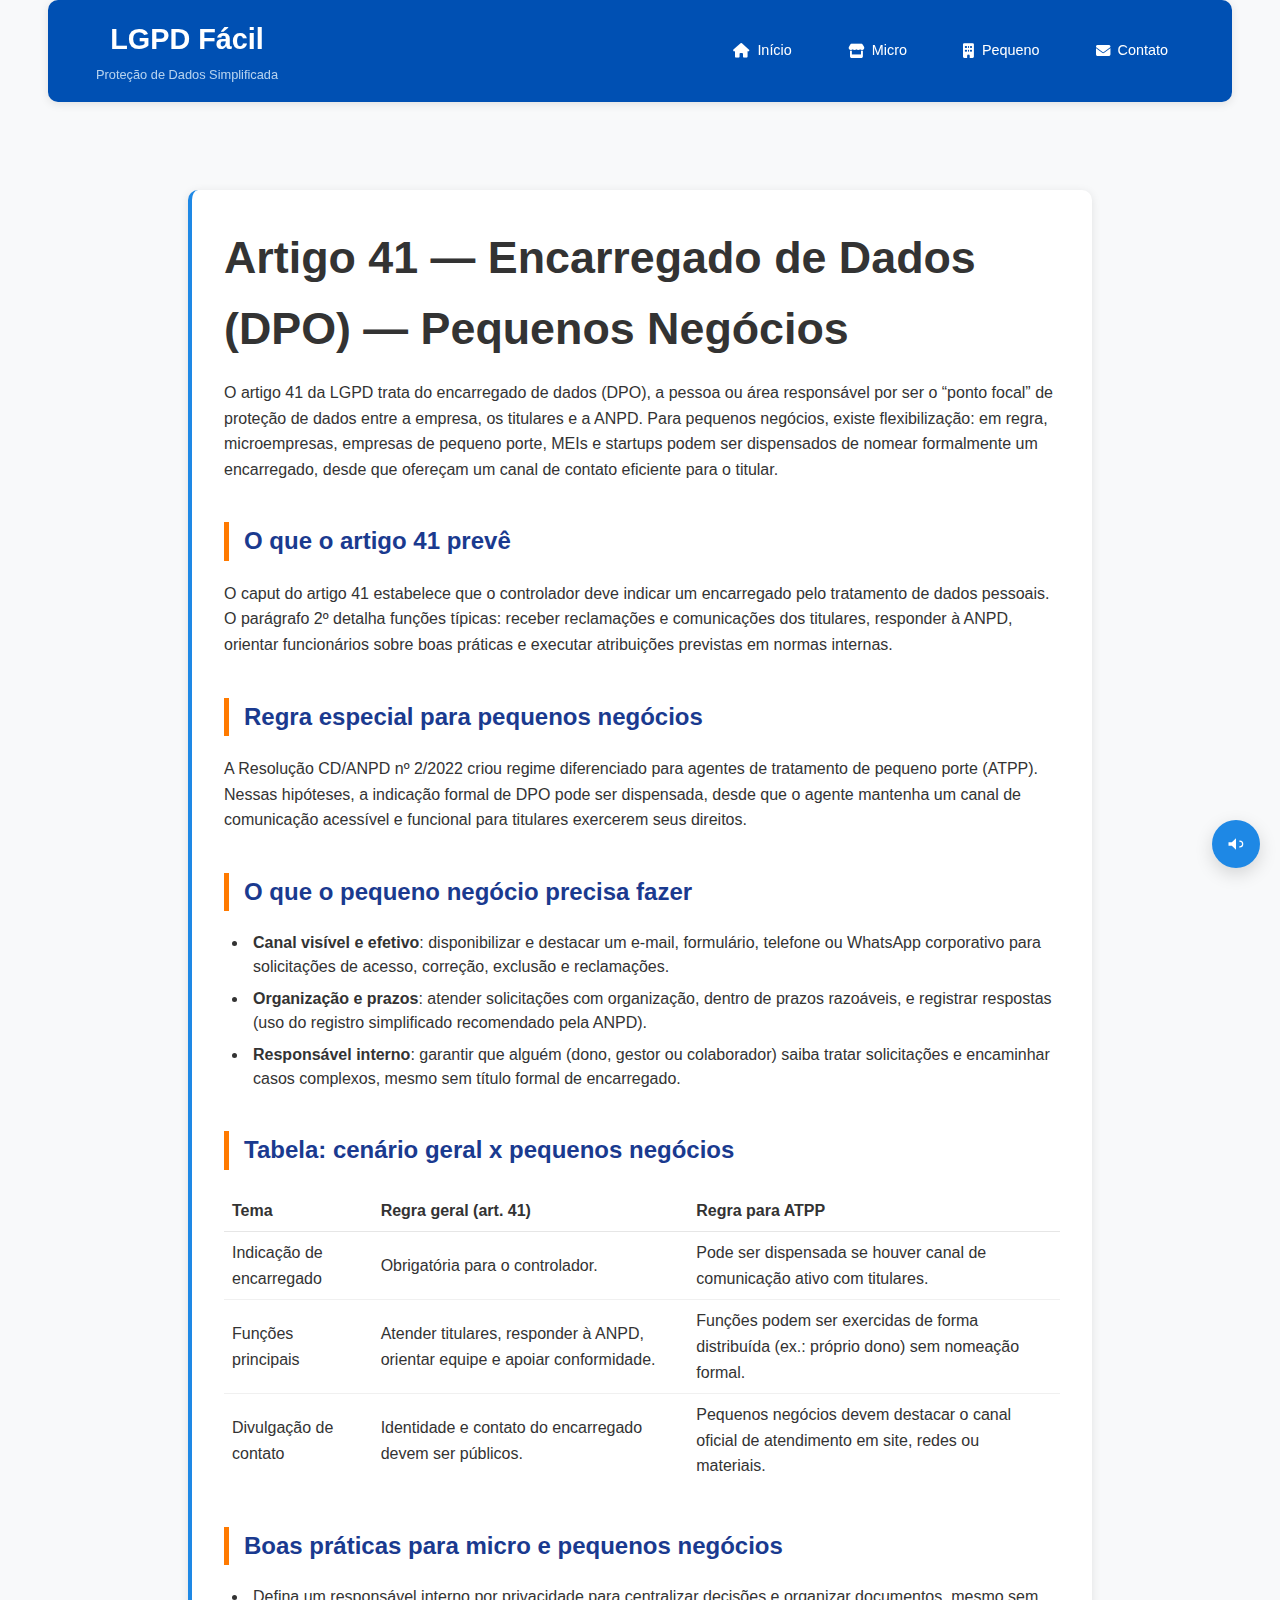
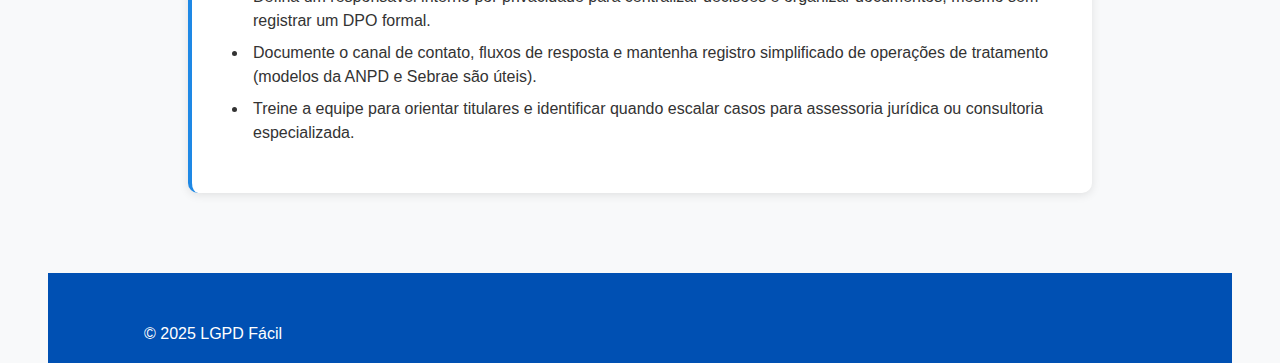
<file: pequeno-art41-encarregado.html>
<!DOCTYPE html>
<html lang="pt-BR">
<head>
    <meta charset="utf-8">
    <meta name="viewport" content="width=device-width,initial-scale=1">
    <title>Artigo 41 — Encarregado (DPO) — LGPD Fácil</title>
    <link rel="stylesheet" href="../style.css">
    <!-- Font Awesome (ícones) -->
    <link rel="stylesheet" href="https://cdnjs.cloudflare.com/ajax/libs/font-awesome/6.4.0/css/all.min.css">
</head>
<body>
    <header class="header">
        <div class="container">
            <div class="logo-section">
                <h1 class="logo">LGPD Fácil</h1>
                <span class="tagline">Proteção de Dados Simplificada</span>
            </div>
            <nav class="nav">
                <a href="../index.html"><i class="fas fa-home"></i> Início</a>
                <a href="../micro.html"><i class="fas fa-store"></i> Micro</a>
                <a href="../pequeno.html" class="active"><i class="fas fa-building"></i> Pequeno</a>
                <a href="../contato.html"><i class="fas fa-envelope"></i> Contato</a>
            </nav>
        </div>
    </header>

    <main>
        <section class="section">
            <div class="container unified-content">
                <article class="article-card">

                    <h1>Artigo 41 — Encarregado de Dados (DPO) — Pequenos Negócios</h1>

                    <p>O artigo 41 da LGPD trata do encarregado de dados (DPO), a pessoa ou área responsável por ser o “ponto focal” de proteção de dados entre a empresa, os titulares e a ANPD. Para pequenos negócios, existe flexibilização: em regra, microempresas, empresas de pequeno porte, MEIs e startups podem ser dispensados de nomear formalmente um encarregado, desde que ofereçam um canal de contato eficiente para o titular.</p>

                    <h2>O que o artigo 41 prevê</h2>
                    <p>O caput do artigo 41 estabelece que o controlador deve indicar um encarregado pelo tratamento de dados pessoais. O parágrafo 2º detalha funções típicas: receber reclamações e comunicações dos titulares, responder à ANPD, orientar funcionários sobre boas práticas e executar atribuições previstas em normas internas.</p>

                    <h2>Regra especial para pequenos negócios</h2>
                    <p>A Resolução CD/ANPD nº 2/2022 criou regime diferenciado para agentes de tratamento de pequeno porte (ATPP). Nessas hipóteses, a indicação formal de DPO pode ser dispensada, desde que o agente mantenha um canal de comunicação acessível e funcional para titulares exercerem seus direitos.</p>

                    <h2>O que o pequeno negócio precisa fazer</h2>
                    <ul>
                        <li><strong>Canal visível e efetivo</strong>: disponibilizar e destacar um e-mail, formulário, telefone ou WhatsApp corporativo para solicitações de acesso, correção, exclusão e reclamações.</li>
                        <li><strong>Organização e prazos</strong>: atender solicitações com organização, dentro de prazos razoáveis, e registrar respostas (uso do registro simplificado recomendado pela ANPD).</li>
                        <li><strong>Responsável interno</strong>: garantir que alguém (dono, gestor ou colaborador) saiba tratar solicitações e encaminhar casos complexos, mesmo sem título formal de encarregado.</li>
                    </ul>

                    <h2>Tabela: cenário geral x pequenos negócios</h2>
                    <table style="width:100%;border-collapse:collapse;margin-bottom:1rem">
                        <thead>
                            <tr>
                                <th style="text-align:left;border-bottom:1px solid #e6e6e6;padding:.5rem">Tema</th>
                                <th style="text-align:left;border-bottom:1px solid #e6e6e6;padding:.5rem">Regra geral (art. 41)</th>
                                <th style="text-align:left;border-bottom:1px solid #e6e6e6;padding:.5rem">Regra para ATPP</th>
                            </tr>
                        </thead>
                        <tbody>
                            <tr>
                                <td style="padding:.5rem;border-bottom:1px solid #f0f0f0">Indicação de encarregado</td>
                                <td style="padding:.5rem;border-bottom:1px solid #f0f0f0">Obrigatória para o controlador.</td>
                                <td style="padding:.5rem;border-bottom:1px solid #f0f0f0">Pode ser dispensada se houver canal de comunicação ativo com titulares.</td>
                            </tr>
                            <tr>
                                <td style="padding:.5rem;border-bottom:1px solid #f0f0f0">Funções principais</td>
                                <td style="padding:.5rem;border-bottom:1px solid #f0f0f0">Atender titulares, responder à ANPD, orientar equipe e apoiar conformidade.</td>
                                <td style="padding:.5rem;border-bottom:1px solid #f0f0f0">Funções podem ser exercidas de forma distribuída (ex.: próprio dono) sem nomeação formal.</td>
                            </tr>
                            <tr>
                                <td style="padding:.5rem">Divulgação de contato</td>
                                <td style="padding:.5rem">Identidade e contato do encarregado devem ser públicos.</td>
                                <td style="padding:.5rem">Pequenos negócios devem destacar o canal oficial de atendimento em site, redes ou materiais.</td>
                            </tr>
                        </tbody>
                    </table>

                    <h2>Boas práticas para micro e pequenos negócios</h2>
                    <ul>
                        <li>Defina um responsável interno por privacidade para centralizar decisões e organizar documentos, mesmo sem registrar um DPO formal.</li>
                        <li>Documente o canal de contato, fluxos de resposta e mantenha registro simplificado de operações de tratamento (modelos da ANPD e Sebrae são úteis).</li>
                        <li>Treine a equipe para orientar titulares e identificar quando escalar casos para assessoria jurídica ou consultoria especializada.</li>
                    </ul>

                </article>
            </div>
        </section>
    </main>

    <footer class="footer"><div class="container"><p>&copy; 2025 LGPD Fácil</p></div></footer>
    <script src="../script.js"></script>
</body>
</html>
</file>
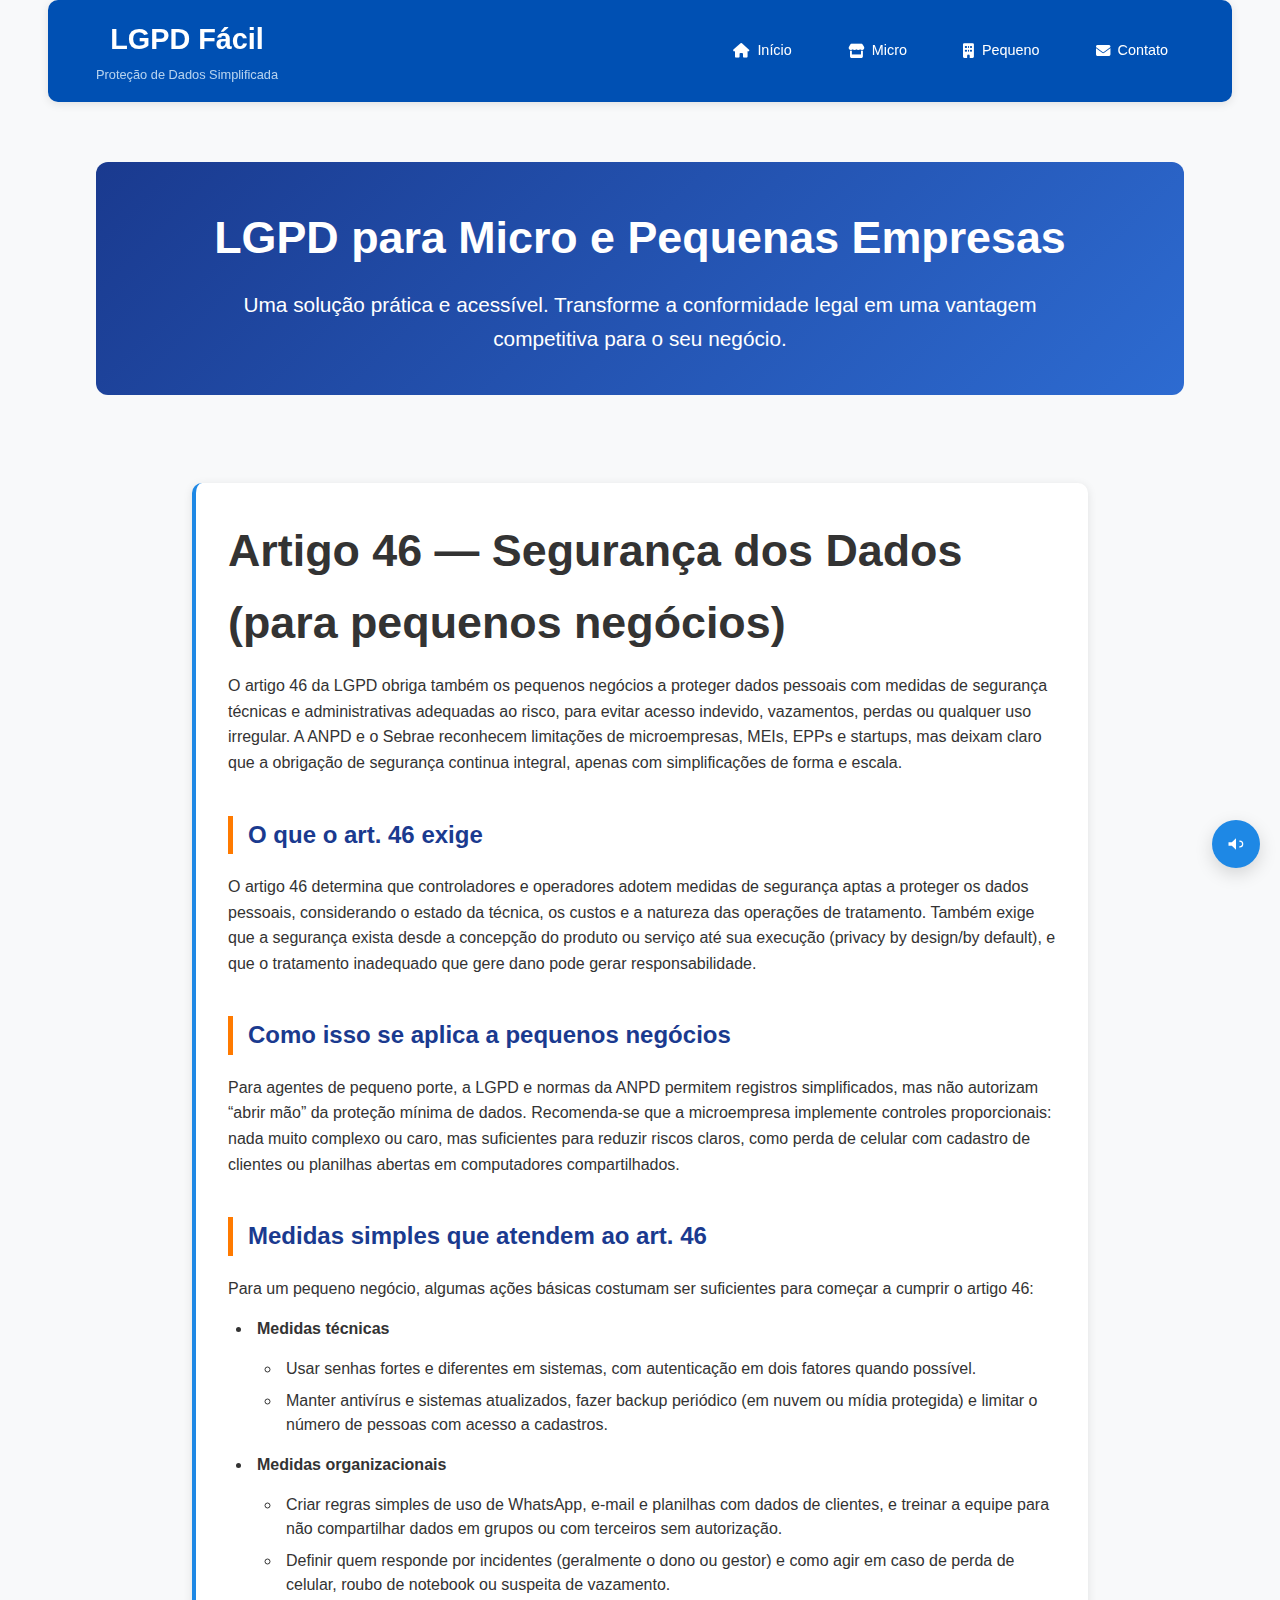
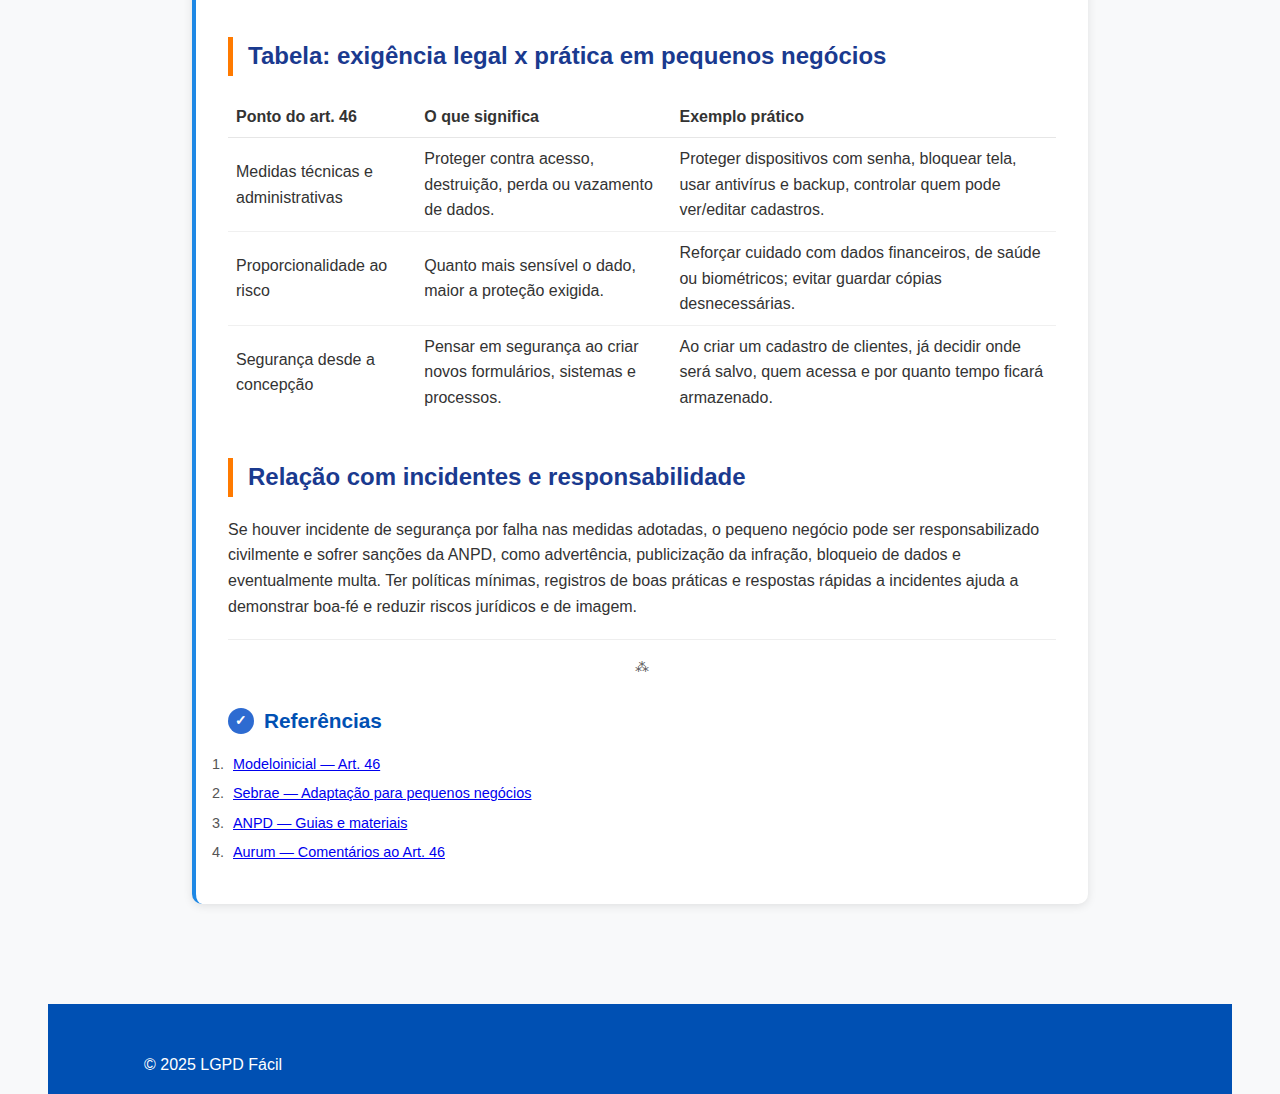
<file: pequeno-art46-medidas-seguranca.html>
<!DOCTYPE html>
<html lang="pt-BR">
<head>
    <meta charset="utf-8">
    <meta name="viewport" content="width=device-width,initial-scale=1">
    <title>Artigo 46 — Segurança dos Dados — LGPD Fácil</title>
    <link rel="stylesheet" href="../style.css">
    <link rel="stylesheet" href="https://cdnjs.cloudflare.com/ajax/libs/font-awesome/6.4.0/css/all.min.css">
</head>
<body>
    <header class="header">
        <div class="container">
            <div class="logo-section">
                <h1 class="logo">LGPD Fácil</h1>
                <span class="tagline">Proteção de Dados Simplificada</span>
            </div>
            <nav class="nav">
                <a href="../index.html"><i class="fas fa-home"></i> Início</a>
                <a href="../micro.html"><i class="fas fa-store"></i> Micro</a>
                <a href="../pequeno.html" class="active"><i class="fas fa-building"></i> Pequeno</a>
                <a href="../contato.html"><i class="fas fa-envelope"></i> Contato</a>
            </nav>
        </div>
    </header>

    <main class="lgpd-page">
        <header>
            <h1>LGPD para Micro e Pequenas Empresas</h1>
            <p class="subtitle">Uma solução prática e acessível. Transforme a conformidade legal em uma vantagem competitiva para o seu negócio.</p>
        </header>

        <section class="section">
            <div class="container unified-content">
                <article class="article-card">
                    <h1>Artigo 46 — Segurança dos Dados (para pequenos negócios)</h1>

                    <p>O artigo 46 da LGPD obriga também os pequenos negócios a proteger dados pessoais com medidas de segurança técnicas e administrativas adequadas ao risco, para evitar acesso indevido, vazamentos, perdas ou qualquer uso irregular. A ANPD e o Sebrae reconhecem limitações de microempresas, MEIs, EPPs e startups, mas deixam claro que a obrigação de segurança continua integral, apenas com simplificações de forma e escala.</p>

                    <h2>O que o art. 46 exige</h2>
                    <p>O artigo 46 determina que controladores e operadores adotem medidas de segurança aptas a proteger os dados pessoais, considerando o estado da técnica, os custos e a natureza das operações de tratamento. Também exige que a segurança exista desde a concepção do produto ou serviço até sua execução (privacy by design/by default), e que o tratamento inadequado que gere dano pode gerar responsabilidade.</p>

                    <h2>Como isso se aplica a pequenos negócios</h2>
                    <p>Para agentes de pequeno porte, a LGPD e normas da ANPD permitem registros simplificados, mas não autorizam “abrir mão” da proteção mínima de dados. Recomenda-se que a microempresa implemente controles proporcionais: nada muito complexo ou caro, mas suficientes para reduzir riscos claros, como perda de celular com cadastro de clientes ou planilhas abertas em computadores compartilhados.</p>

                    <h2>Medidas simples que atendem ao art. 46</h2>
                    <p>Para um pequeno negócio, algumas ações básicas costumam ser suficientes para começar a cumprir o artigo 46:</p>
                    <ul>
                        <li><strong>Medidas técnicas</strong>
                            <ul>
                                <li>Usar senhas fortes e diferentes em sistemas, com autenticação em dois fatores quando possível.</li>
                                <li>Manter antivírus e sistemas atualizados, fazer backup periódico (em nuvem ou mídia protegida) e limitar o número de pessoas com acesso a cadastros.</li>
                            </ul>
                        </li>
                        <li><strong>Medidas organizacionais</strong>
                            <ul>
                                <li>Criar regras simples de uso de WhatsApp, e-mail e planilhas com dados de clientes, e treinar a equipe para não compartilhar dados em grupos ou com terceiros sem autorização.</li>
                                <li>Definir quem responde por incidentes (geralmente o dono ou gestor) e como agir em caso de perda de celular, roubo de notebook ou suspeita de vazamento.</li>
                            </ul>
                        </li>
                    </ul>

                    <h2>Tabela: exigência legal x prática em pequenos negócios</h2>
                    <table style="width:100%;border-collapse:collapse;margin-bottom:1rem">
                        <thead>
                            <tr>
                                <th style="text-align:left;border-bottom:1px solid #e6e6e6;padding:.5rem">Ponto do art. 46</th>
                                <th style="text-align:left;border-bottom:1px solid #e6e6e6;padding:.5rem">O que significa</th>
                                <th style="text-align:left;border-bottom:1px solid #e6e6e6;padding:.5rem">Exemplo prático</th>
                            </tr>
                        </thead>
                        <tbody>
                            <tr>
                                <td style="padding:.5rem;border-bottom:1px solid #f0f0f0">Medidas técnicas e administrativas</td>
                                <td style="padding:.5rem;border-bottom:1px solid #f0f0f0">Proteger contra acesso, destruição, perda ou vazamento de dados.</td>
                                <td style="padding:.5rem;border-bottom:1px solid #f0f0f0">Proteger dispositivos com senha, bloquear tela, usar antivírus e backup, controlar quem pode ver/editar cadastros.</td>
                            </tr>
                            <tr>
                                <td style="padding:.5rem;border-bottom:1px solid #f0f0f0">Proporcionalidade ao risco</td>
                                <td style="padding:.5rem;border-bottom:1px solid #f0f0f0">Quanto mais sensível o dado, maior a proteção exigida.</td>
                                <td style="padding:.5rem;border-bottom:1px solid #f0f0f0">Reforçar cuidado com dados financeiros, de saúde ou biométricos; evitar guardar cópias desnecessárias.</td>
                            </tr>
                            <tr>
                                <td style="padding:.5rem">Segurança desde a concepção</td>
                                <td style="padding:.5rem">Pensar em segurança ao criar novos formulários, sistemas e processos.</td>
                                <td style="padding:.5rem">Ao criar um cadastro de clientes, já decidir onde será salvo, quem acessa e por quanto tempo ficará armazenado.</td>
                            </tr>
                        </tbody>
                    </table>

                    <h2>Relação com incidentes e responsabilidade</h2>
                    <p>Se houver incidente de segurança por falha nas medidas adotadas, o pequeno negócio pode ser responsabilizado civilmente e sofrer sanções da ANPD, como advertência, publicização da infração, bloqueio de dados e eventualmente multa. Ter políticas mínimas, registros de boas práticas e respostas rápidas a incidentes ajuda a demonstrar boa-fé e reduzir riscos jurídicos e de imagem.</p>

                    <div style="margin-top:1.25rem;border-top:1px solid #eee;padding-top:1rem;font-size:.9rem;color:#555;">
                        <div style="text-align:center">⁂</div>
                        <h3>Referências</h3>
                        <ol>
                            <li><a href="https://modeloinicial.com.br/lei/LGPD/lei-geral-protecao-dados-pessoais/art-46" target="_blank" rel="noopener">Modeloinicial — Art. 46</a></li>
                            <li><a href="https://rn.agenciasebrae.com.br/inovacao-e-tecnologia/pequenos-negocios-na-era-da-lgpd-como-se-adaptar-e-crescer-com-seguranca/" target="_blank" rel="noopener">Sebrae — Adaptação para pequenos negócios</a></li>
                            <li><a href="https://www.gov.br/anpd/pt-br/centrais-de-conteudo/materiais-educativos-e-publicacoes/guia-vf.pdf" target="_blank" rel="noopener">ANPD — Guias e materiais</a></li>
                            <li><a href="https://www.aurum.com.br/blog/lgpd-comentada/art-46-a-49-lgpd/" target="_blank" rel="noopener">Aurum — Comentários ao Art. 46</a></li>
                        </ol>
                    </div>
                </article>
            </div>
        </section>
    </main>

    <footer class="footer"><div class="container"><p>&copy; 2025 LGPD Fácil</p></div></footer>
    <script src="../script.js"></script>
</body>
</html>
</file>
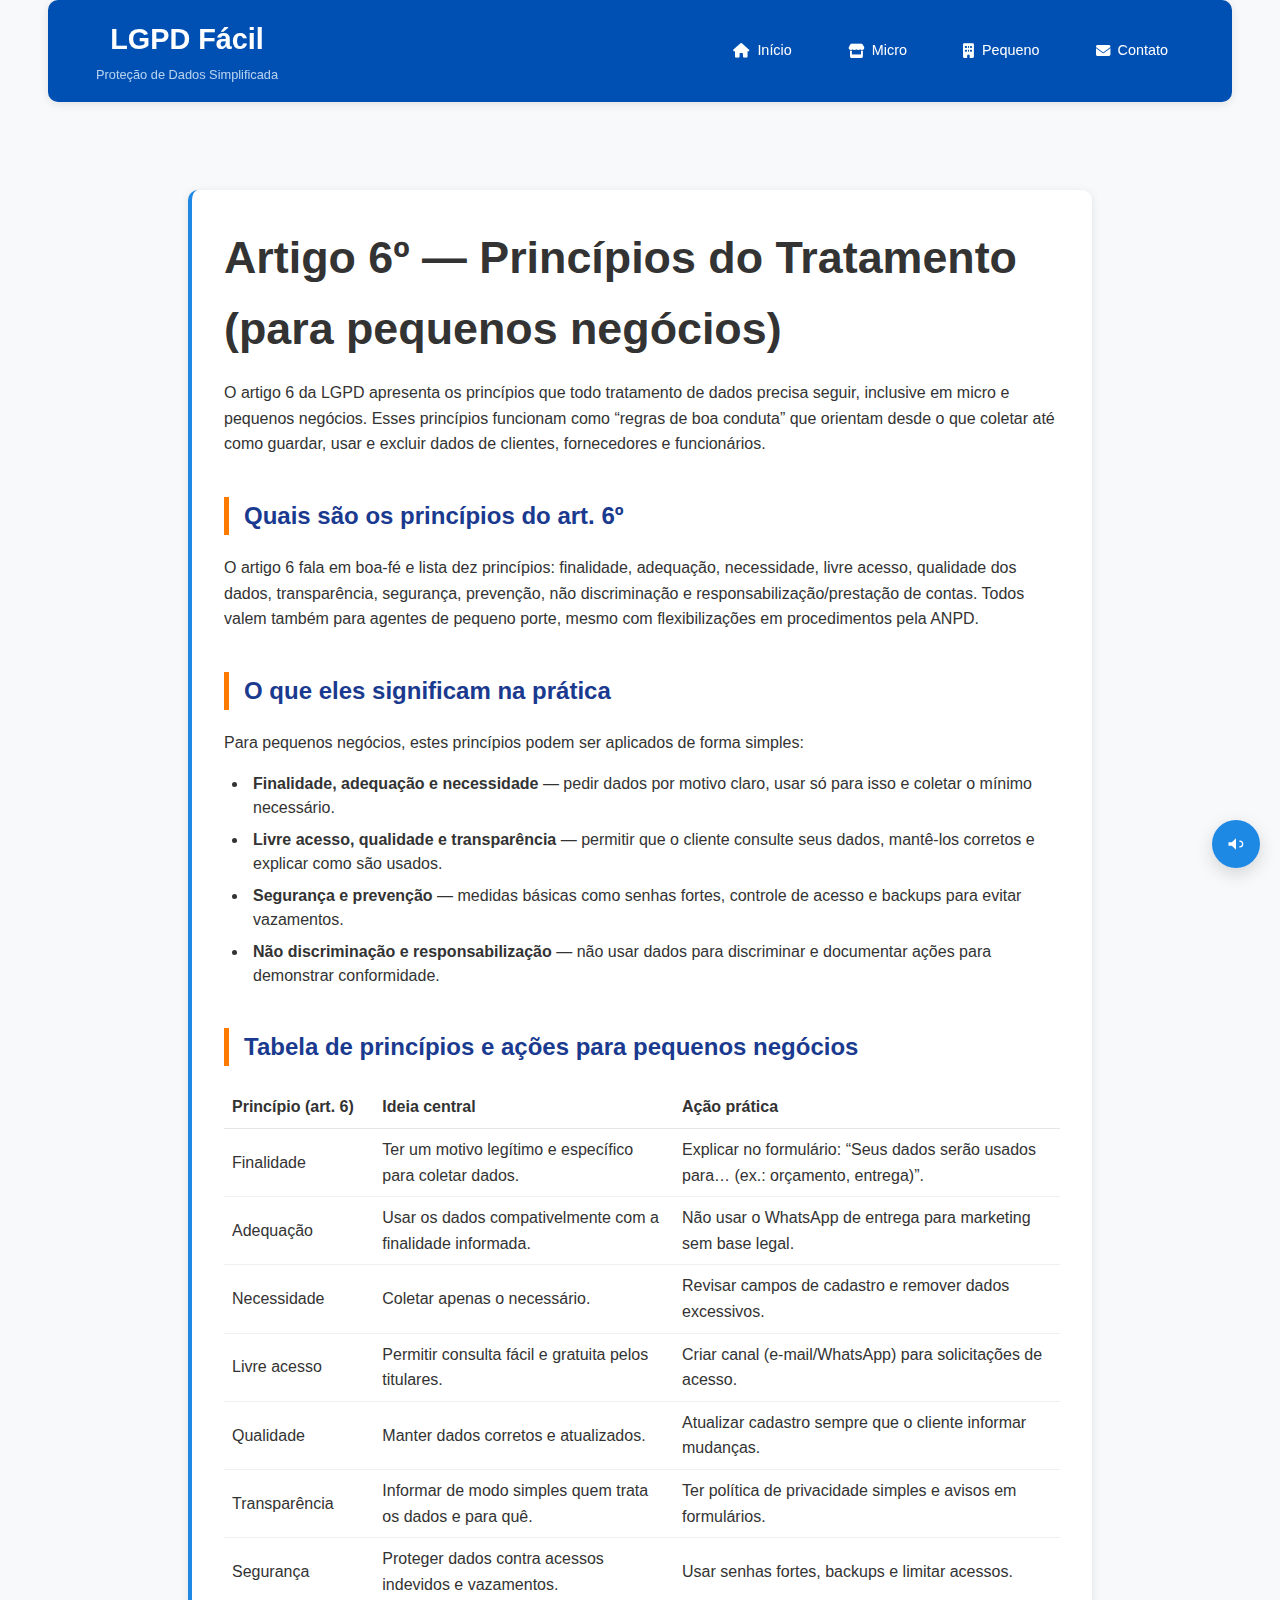
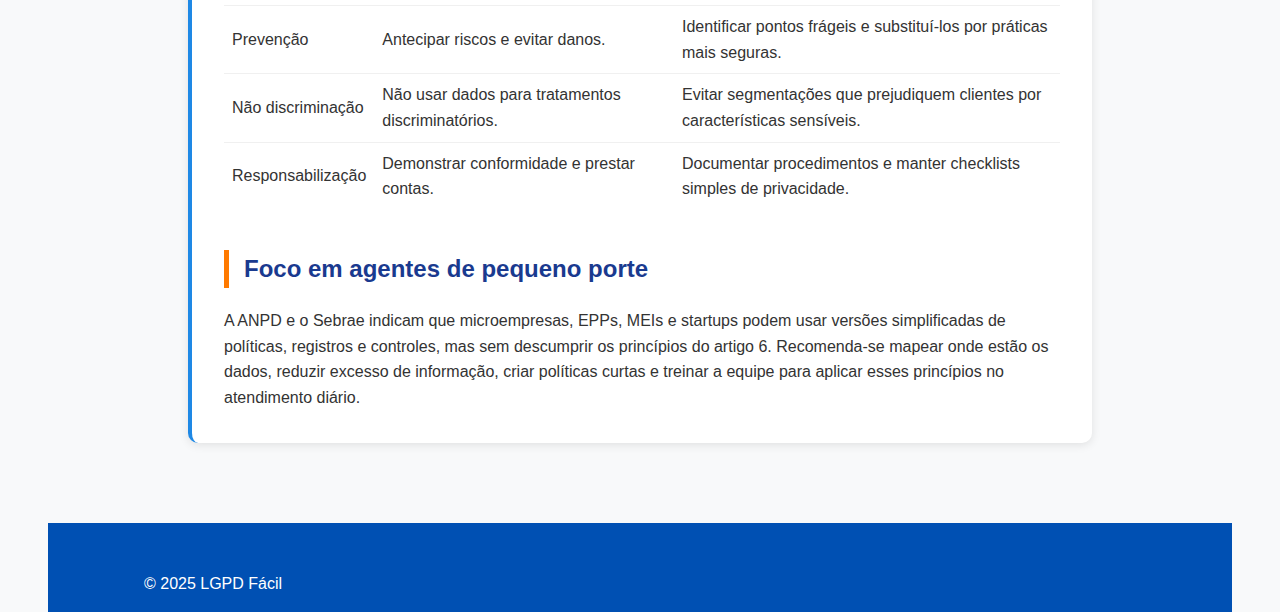
<file: pequeno-art6-principios.html>
<!DOCTYPE html>
<html lang="pt-BR">
<head>
    <meta charset="utf-8">
    <meta name="viewport" content="width=device-width,initial-scale=1">
    <title>Artigo 6º — Princípios do Tratamento — LGPD Fácil</title>
    <link rel="stylesheet" href="../style.css">
    <!-- Font Awesome (ícones) -->
    <link rel="stylesheet" href="https://cdnjs.cloudflare.com/ajax/libs/font-awesome/6.4.0/css/all.min.css">
</head>
<body>
    <header class="header">
        <div class="container">
            <div class="logo-section">
                <h1 class="logo">LGPD Fácil</h1>
                <span class="tagline">Proteção de Dados Simplificada</span>
            </div>
            <nav class="nav">
                <a href="../index.html"><i class="fas fa-home"></i> Início</a>
                <a href="../micro.html"><i class="fas fa-store"></i> Micro</a>
                <a href="../pequeno.html" class="active"><i class="fas fa-building"></i> Pequeno</a>
                <a href="../contato.html"><i class="fas fa-envelope"></i> Contato</a>
            </nav>
        </div>
    </header>

    <main>
        <section class="section">
            <div class="container unified-content">
                <article class="article-card">

                    <h1>Artigo 6º — Princípios do Tratamento (para pequenos negócios)</h1>

                    <p>O artigo 6 da LGPD apresenta os princípios que todo tratamento de dados precisa seguir, inclusive em micro e pequenos negócios. Esses princípios funcionam como “regras de boa conduta” que orientam desde o que coletar até como guardar, usar e excluir dados de clientes, fornecedores e funcionários.</p>

                    <h2>Quais são os princípios do art. 6º</h2>
                    <p>O artigo 6 fala em boa-fé e lista dez princípios: finalidade, adequação, necessidade, livre acesso, qualidade dos dados, transparência, segurança, prevenção, não discriminação e responsabilização/prestação de contas. Todos valem também para agentes de pequeno porte, mesmo com flexibilizações em procedimentos pela ANPD.</p>

                    <h2>O que eles significam na prática</h2>
                    <p>Para pequenos negócios, estes princípios podem ser aplicados de forma simples:</p>
                    <ul>
                        <li><strong>Finalidade, adequação e necessidade</strong> — pedir dados por motivo claro, usar só para isso e coletar o mínimo necessário.</li>
                        <li><strong>Livre acesso, qualidade e transparência</strong> — permitir que o cliente consulte seus dados, mantê‑los corretos e explicar como são usados.</li>
                        <li><strong>Segurança e prevenção</strong> — medidas básicas como senhas fortes, controle de acesso e backups para evitar vazamentos.</li>
                        <li><strong>Não discriminação e responsabilização</strong> — não usar dados para discriminar e documentar ações para demonstrar conformidade.</li>
                    </ul>

                    <h2>Tabela de princípios e ações para pequenos negócios</h2>
                    <table style="width:100%;border-collapse:collapse;margin-bottom:1rem">
                        <thead>
                            <tr>
                                <th style="text-align:left;border-bottom:1px solid #e6e6e6;padding:.5rem">Princípio (art. 6)</th>
                                <th style="text-align:left;border-bottom:1px solid #e6e6e6;padding:.5rem">Ideia central</th>
                                <th style="text-align:left;border-bottom:1px solid #e6e6e6;padding:.5rem">Ação prática</th>
                            </tr>
                        </thead>
                        <tbody>
                            <tr>
                                <td style="padding:.5rem;border-bottom:1px solid #f0f0f0">Finalidade</td>
                                <td style="padding:.5rem;border-bottom:1px solid #f0f0f0">Ter um motivo legítimo e específico para coletar dados.</td>
                                <td style="padding:.5rem;border-bottom:1px solid #f0f0f0">Explicar no formulário: “Seus dados serão usados para… (ex.: orçamento, entrega)”.</td>
                            </tr>
                            <tr>
                                <td style="padding:.5rem;border-bottom:1px solid #f0f0f0">Adequação</td>
                                <td style="padding:.5rem;border-bottom:1px solid #f0f0f0">Usar os dados compativelmente com a finalidade informada.</td>
                                <td style="padding:.5rem;border-bottom:1px solid #f0f0f0">Não usar o WhatsApp de entrega para marketing sem base legal.</td>
                            </tr>
                            <tr>
                                <td style="padding:.5rem;border-bottom:1px solid #f0f0f0">Necessidade</td>
                                <td style="padding:.5rem;border-bottom:1px solid #f0f0f0">Coletar apenas o necessário.</td>
                                <td style="padding:.5rem;border-bottom:1px solid #f0f0f0">Revisar campos de cadastro e remover dados excessivos.</td>
                            </tr>
                            <tr>
                                <td style="padding:.5rem;border-bottom:1px solid #f0f0f0">Livre acesso</td>
                                <td style="padding:.5rem;border-bottom:1px solid #f0f0f0">Permitir consulta fácil e gratuita pelos titulares.</td>
                                <td style="padding:.5rem;border-bottom:1px solid #f0f0f0">Criar canal (e-mail/WhatsApp) para solicitações de acesso.</td>
                            </tr>
                            <tr>
                                <td style="padding:.5rem;border-bottom:1px solid #f0f0f0">Qualidade</td>
                                <td style="padding:.5rem;border-bottom:1px solid #f0f0f0">Manter dados corretos e atualizados.</td>
                                <td style="padding:.5rem;border-bottom:1px solid #f0f0f0">Atualizar cadastro sempre que o cliente informar mudanças.</td>
                            </tr>
                            <tr>
                                <td style="padding:.5rem;border-bottom:1px solid #f0f0f0">Transparência</td>
                                <td style="padding:.5rem;border-bottom:1px solid #f0f0f0">Informar de modo simples quem trata os dados e para quê.</td>
                                <td style="padding:.5rem;border-bottom:1px solid #f0f0f0">Ter política de privacidade simples e avisos em formulários.</td>
                            </tr>
                            <tr>
                                <td style="padding:.5rem;border-bottom:1px solid #f0f0f0">Segurança</td>
                                <td style="padding:.5rem;border-bottom:1px solid #f0f0f0">Proteger dados contra acessos indevidos e vazamentos.</td>
                                <td style="padding:.5rem;border-bottom:1px solid #f0f0f0">Usar senhas fortes, backups e limitar acessos.</td>
                            </tr>
                            <tr>
                                <td style="padding:.5rem;border-bottom:1px solid #f0f0f0">Prevenção</td>
                                <td style="padding:.5rem;border-bottom:1px solid #f0f0f0">Antecipar riscos e evitar danos.</td>
                                <td style="padding:.5rem;border-bottom:1px solid #f0f0f0">Identificar pontos frágeis e substituí‑los por práticas mais seguras.</td>
                            </tr>
                            <tr>
                                <td style="padding:.5rem;border-bottom:1px solid #f0f0f0">Não discriminação</td>
                                <td style="padding:.5rem;border-bottom:1px solid #f0f0f0">Não usar dados para tratamentos discriminatórios.</td>
                                <td style="padding:.5rem;border-bottom:1px solid #f0f0f0">Evitar segmentações que prejudiquem clientes por características sensíveis.</td>
                            </tr>
                            <tr>
                                <td style="padding:.5rem">Responsabilização</td>
                                <td style="padding:.5rem">Demonstrar conformidade e prestar contas.</td>
                                <td style="padding:.5rem">Documentar procedimentos e manter checklists simples de privacidade.</td>
                            </tr>
                        </tbody>
                    </table>

                    <h2>Foco em agentes de pequeno porte</h2>
                    <p>A ANPD e o Sebrae indicam que microempresas, EPPs, MEIs e startups podem usar versões simplificadas de políticas, registros e controles, mas sem descumprir os princípios do artigo 6. Recomenda-se mapear onde estão os dados, reduzir excesso de informação, criar políticas curtas e treinar a equipe para aplicar esses princípios no atendimento diário.</p>

        </section>
    </main>

    <footer class="footer"><div class="container"><p>&copy; 2025 LGPD Fácil</p></div></footer>
    <script src="../script.js"></script>
</body>
</html>
</file>
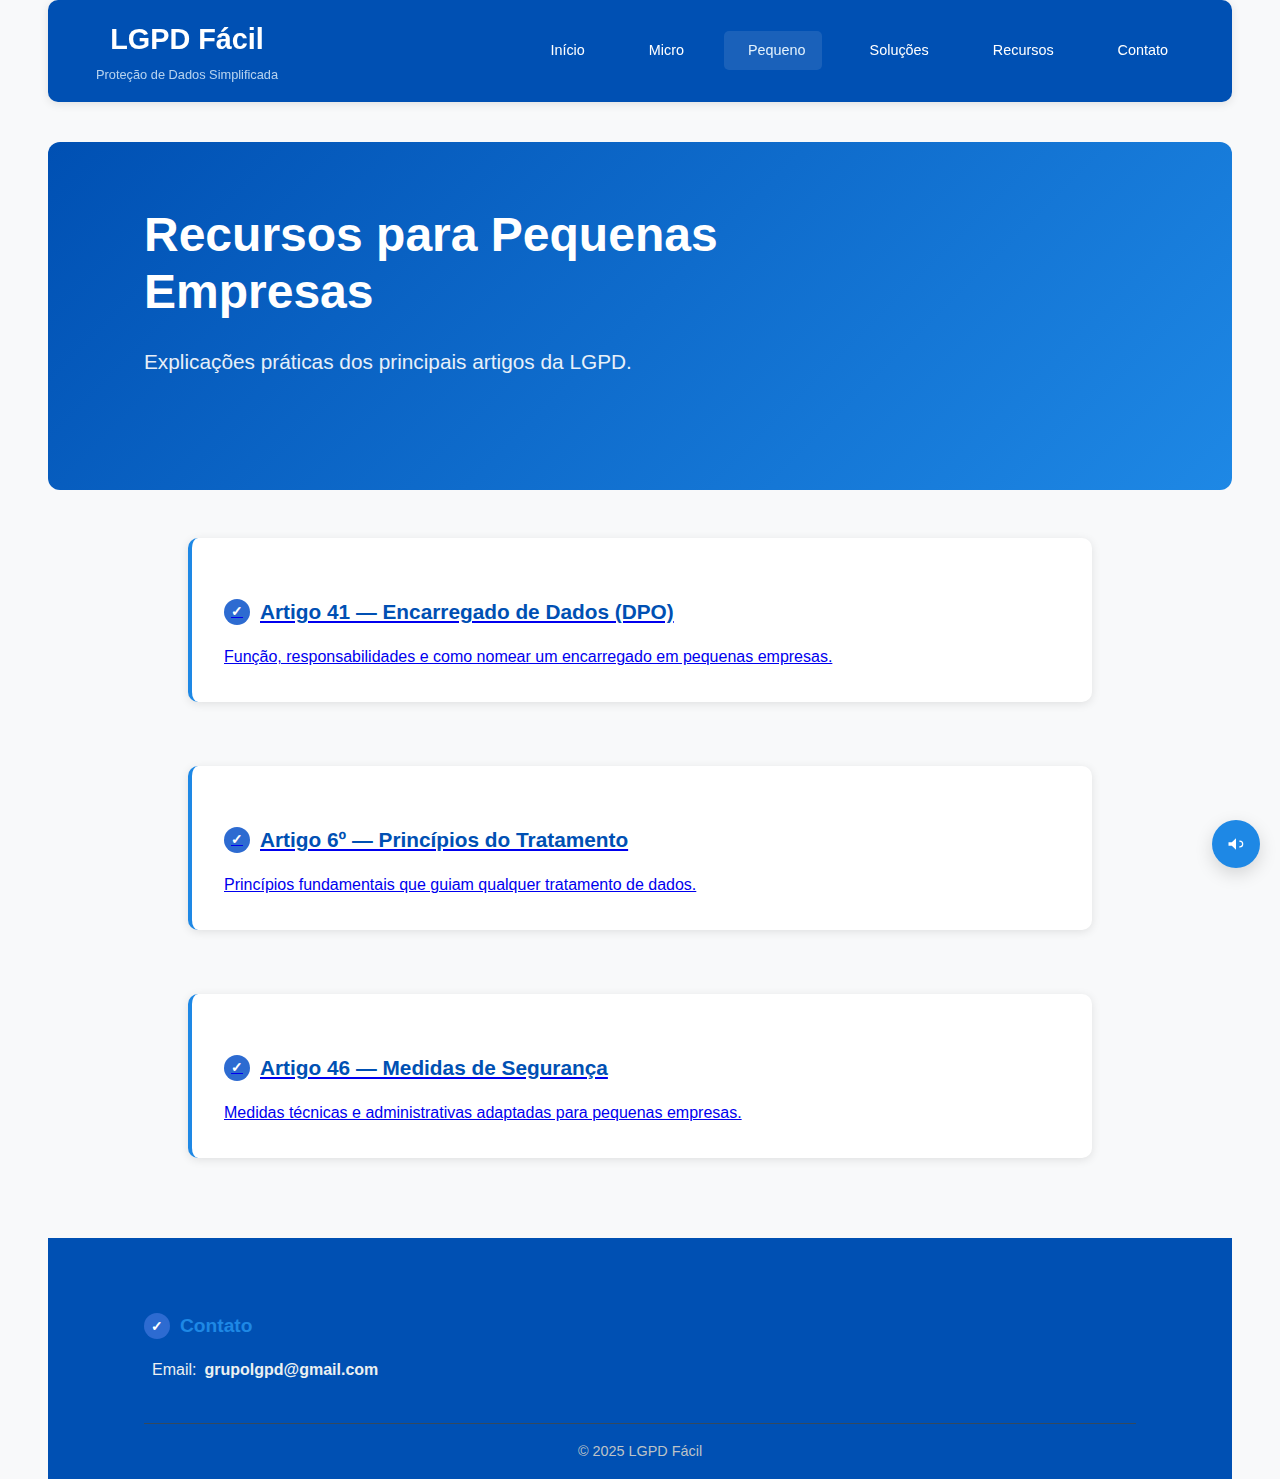
<file: pequeno.html>
<!DOCTYPE html>
<html lang="pt-BR">
<head>
    <meta charset="utf-8">
    <meta name="viewport" content="width=device-width,initial-scale=1">
    <title>Pequeno — LGPD Fácil</title>
    <link rel="stylesheet" href="style.css">
</head>
<body>
    <header class="header">
        <div class="container">
            <div class="logo-section">
                <h1 class="logo">LGPD Fácil</h1>
                <span class="tagline">Proteção de Dados Simplificada</span>
            </div>
            <nav class="nav">
                <a href="index.html"><i class="fas fa-home"></i> Início</a>
                <a href="micro.html"><i class="fas fa-store"></i> Micro</a>
                <a href="pequeno.html" class="active"><i class="fas fa-building"></i> Pequeno</a>
                <a href="solucoes.html"><i class="fas fa-tools"></i> Soluções</a>
                <a href="recursos.html"><i class="fas fa-file-alt"></i> Recursos</a>
                <a href="contato.html"><i class="fas fa-envelope"></i> Contato</a>
            </nav>
        </div>
    </header>

    <main>
        <section class="hero">
            <div class="container">
                <div class="hero-content-left">
                    <h1>Recursos para Pequenas Empresas</h1>
                    <p class="hero-subtitle">Explicações práticas dos principais artigos da LGPD.</p>
                </div>
            </div>
        </section>

        <section class="section">
            <div class="container unified-content">
                <div class="content-grid">
                    <a class="article-card" href="articles/pequeno-art41-encarregado.html">
                        <h3>Artigo 41 — Encarregado de Dados (DPO)</h3>
                        <p>Função, responsabilidades e como nomear um encarregado em pequenas empresas.</p>
                    </a>

                    <a class="article-card" href="articles/pequeno-art6-principios.html">
                        <h3>Artigo 6º — Princípios do Tratamento</h3>
                        <p>Princípios fundamentais que guiam qualquer tratamento de dados.</p>
                    </a>

                    <a class="article-card" href="articles/pequeno-art46-medidas-seguranca.html">
                        <h3>Artigo 46 — Medidas de Segurança</h3>
                        <p>Medidas técnicas e administrativas adaptadas para pequenas empresas.</p>
                    </a>
                </div>
            </div>
        </section>
    </main>

    <footer class="footer">
        <div class="container">
            <div class="footer-content">
                <div class="footer-section">
                    <h3>Contato</h3>
                    <p><i class="fas fa-envelope"></i> Email: <strong>grupolgpd@gmail.com</strong></p>
                </div>
            </div>
            <div class="footer-bottom">
                <p>&copy; 2025 LGPD Fácil</p>
            </div>
        </div>
    </footer>

    <script src="script.js"></script>
</body>
</html>
</file>
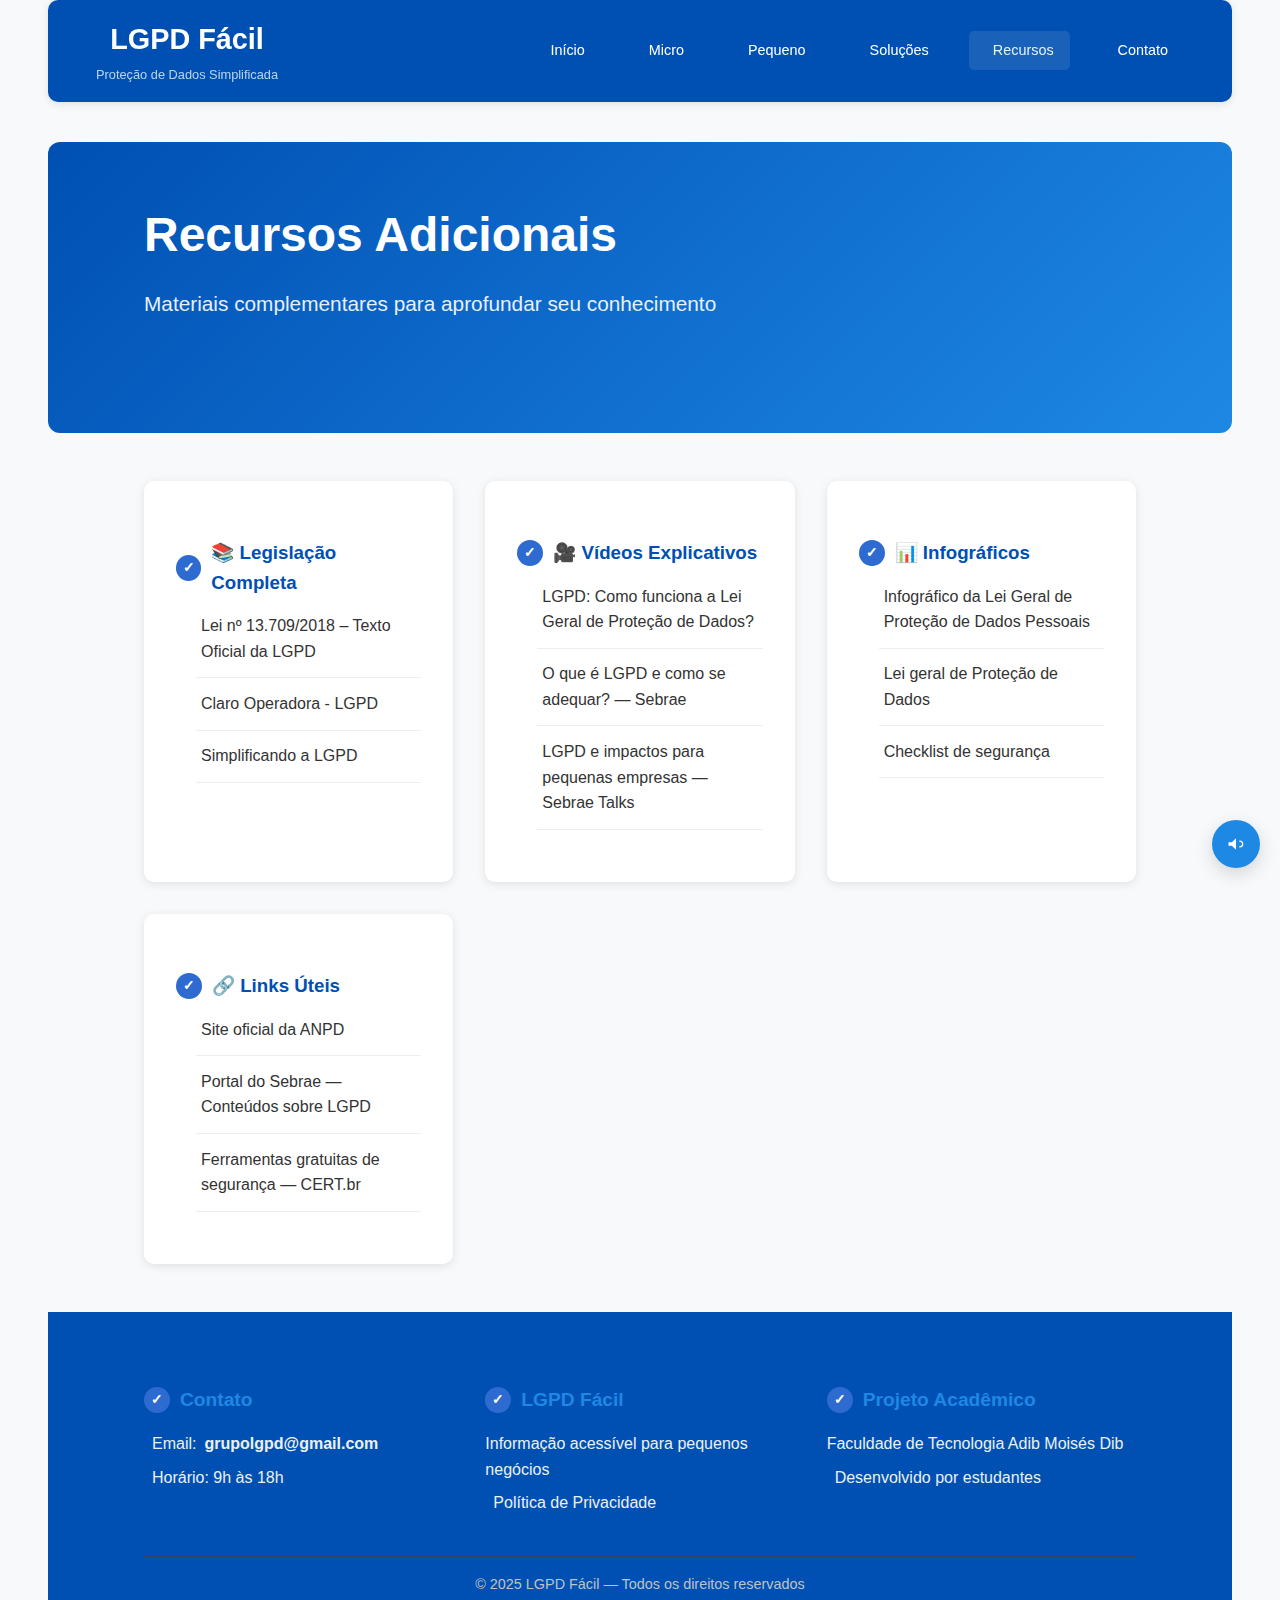
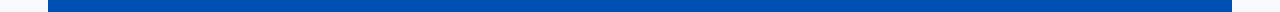
<file: recursos.html>
<!DOCTYPE html>
<html lang="pt-BR">
<head>
    <meta charset="UTF-8">
    <meta name="viewport" content="width=device-width, initial-scale=1.0">
    <title>Recursos - LGPD Fácil</title>
    <link rel="stylesheet" href="style.css">
</head>

<body>
    <!-- Cabeçalho -->
    <header class="header">
        <div class="container">
            <div class="logo-section">
                <h1 class="logo">LGPD Fácil</h1>
                <span class="tagline">Proteção de Dados Simplificada</span>
            </div>

            <nav class="nav">
                <a href="index.html"><i class="fas fa-home"></i> Início</a>
                <a href="micro.html"><i class="fas fa-store"></i> Micro</a>
                <a href="pequeno.html"><i class="fas fa-building"></i> Pequeno</a>
                <a href="solucoes.html"><i class="fas fa-tools"></i> Soluções</a>
                <a href="recursos.html" class="active"><i class="fas fa-file-alt"></i> Recursos</a>
                <a href="contato.html"><i class="fas fa-envelope"></i> Contato</a>
            </nav>
        </div>
    </header>

    <!-- Hero -->
    <section class="hero">
        <div class="container">
            <div class="hero-content-left">
                <h1>Recursos Adicionais</h1>
                <p class="hero-subtitle">Materiais complementares para aprofundar seu conhecimento</p>
            </div>
        </div>
    </section>

    <!-- Conteúdo -->
    <section class="section">
        <div class="container">
            <div class="resources-grid">

                <!-- LEGISLAÇÃO -->
                <div class="resource-category">
                    <h3>📚 Legislação Completa</h3>
                    <ul>
                        <li>
                            <a href="https://www.planalto.gov.br/ccivil_03/_ato2015-2018/2018/lei/l13709.htm" target="_blank">
                                Lei nº 13.709/2018 – Texto Oficial da LGPD
                            </a>
                        </li>

                        <li>
                            <a href="https://share.google/lpC8ZLU2umxoD60oU" target="_blank">
                                Claro Operadora - LGPD
                            </a>
                        </li>

                        <li>
                            <a href="https://share.google/mSnMmCZT6QhzOyfm5" target="_blank">
                                Simplificando a LGPD
                            </a>
                        </li>
                    </ul>
                </div>

                <!-- VÍDEOS EXPLICATIVOS -->
                <div class="resource-category">
                    <h3>🎥 Vídeos Explicativos</h3>
                    <ul>
                        <li>
                            <a href="https://www.youtube.com/watch?v=9SV6OLylNHk" target="_blank">
                                LGPD: Como funciona a Lei Geral de Proteção de Dados?
                            </a>
                        </li>

                        <li>
                            <a href="https://www.youtube.com/watch?v=esEnoPLl_84" target="_blank">
                                O que é LGPD e como se adequar? — Sebrae
                            </a>
                        </li>

                        <li>
                            <a href="https://www.youtube.com/watch?v=8q-TmQx_ihE" target="_blank">
                                LGPD e impactos para pequenas empresas — Sebrae Talks
                            </a>
                        </li>
                    </ul>
                </div>

                <!-- INFOGRÁFICOS -->
                <div class="resource-category">
                    <h3>📊 Infográficos</h3>
                    <ul>
                        <li>
                            <a href="https://rgaa.com.br/lei-geral-de-protecao-de-dados-pessoais/">
                                Infográfico da Lei Geral de Proteção de Dados Pessoais
                            </a>
                        </li>

                        <li>
                            <a href="https://sebrae.com.br/sites/PortalSebrae/ufs/ms/programas/lei-geral-de-protecao-de-dados-lgpd,92e9ab46b2062810VgnVCM100000d701210aRCRD">
                                Lei geral de Proteção de Dados
                            </a>
                        </li>

                        <li>
                            <a href="https://www.kaspersky.com.br/resource-center/threats/how-to-create-a-cybersecurity-checklist" target="_blank">
                                Checklist de segurança
                            </a>
                        </li>
                    </ul>
                </div>

                <!-- LINKS ÚTEIS -->
                <div class="resource-category">
                    <h3>🔗 Links Úteis</h3>
                    <ul>
                        <li>
                            <a href="https://www.gov.br/anpd" target="_blank">
                                Site oficial da ANPD
                            </a>
                        </li>

                        <li>
                            <a href="https://www.sebrae.com.br/sites/PortalSebrae/busca?q=lgpd" target="_blank">
                                Portal do Sebrae — Conteúdos sobre LGPD
                            </a>
                        </li>

                        <li>
                            <a href="https://www.cert.br/" target="_blank">
                                Ferramentas gratuitas de segurança — CERT.br
                            </a>
                        </li>
                    </ul>
                </div>

            </div>
        </div>
    </section>

    <!-- Rodapé -->
    <footer class="footer">
        <div class="container">
            <div class="footer-content">

                <div class="footer-section">
                    <h3>Contato</h3>
                    <p><i class="fas fa-envelope"></i> Email: <strong>grupolgpd@gmail.com</strong></p>
                    <p><i class="fas fa-clock"></i> Horário: 9h às 18h</p>
                </div>

                <div class="footer-section">
                    <h3>LGPD Fácil</h3>
                    <p>Informação acessível para pequenos negócios</p>
                    <a href="#politica"><i class="fas fa-file-contract"></i> Política de Privacidade</a>
                </div>

                <div class="footer-section">
                    <h3>Projeto Acadêmico</h3>
                    <p>Faculdade de Tecnologia Adib Moisés Dib</p>
                    <p><i class="fas fa-users"></i> Desenvolvido por estudantes</p>
                </div>

            </div>

            <div class="footer-bottom">
                <p>&copy; 2025 LGPD Fácil — Todos os direitos reservados</p>
            </div>
        </div>
    </footer>

    <script src="script.js"></script>
</body>
</html>
</file>
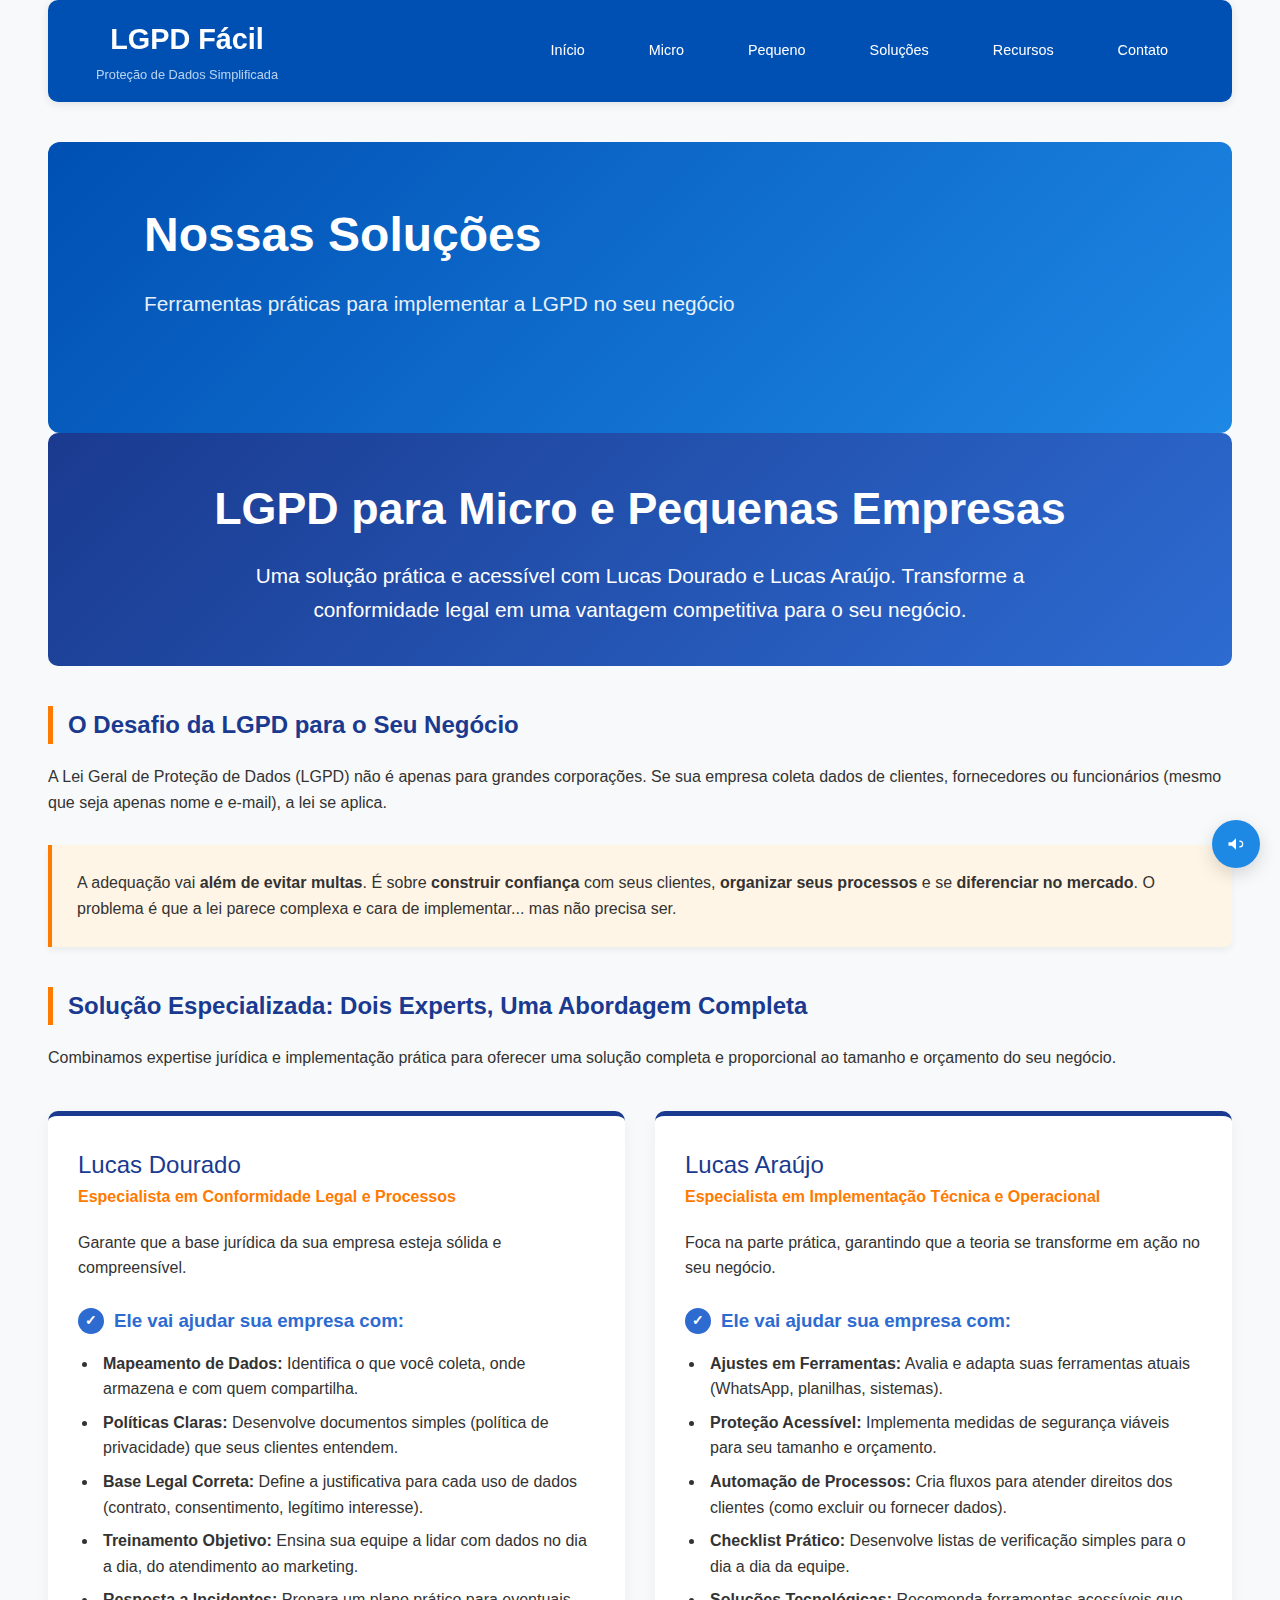
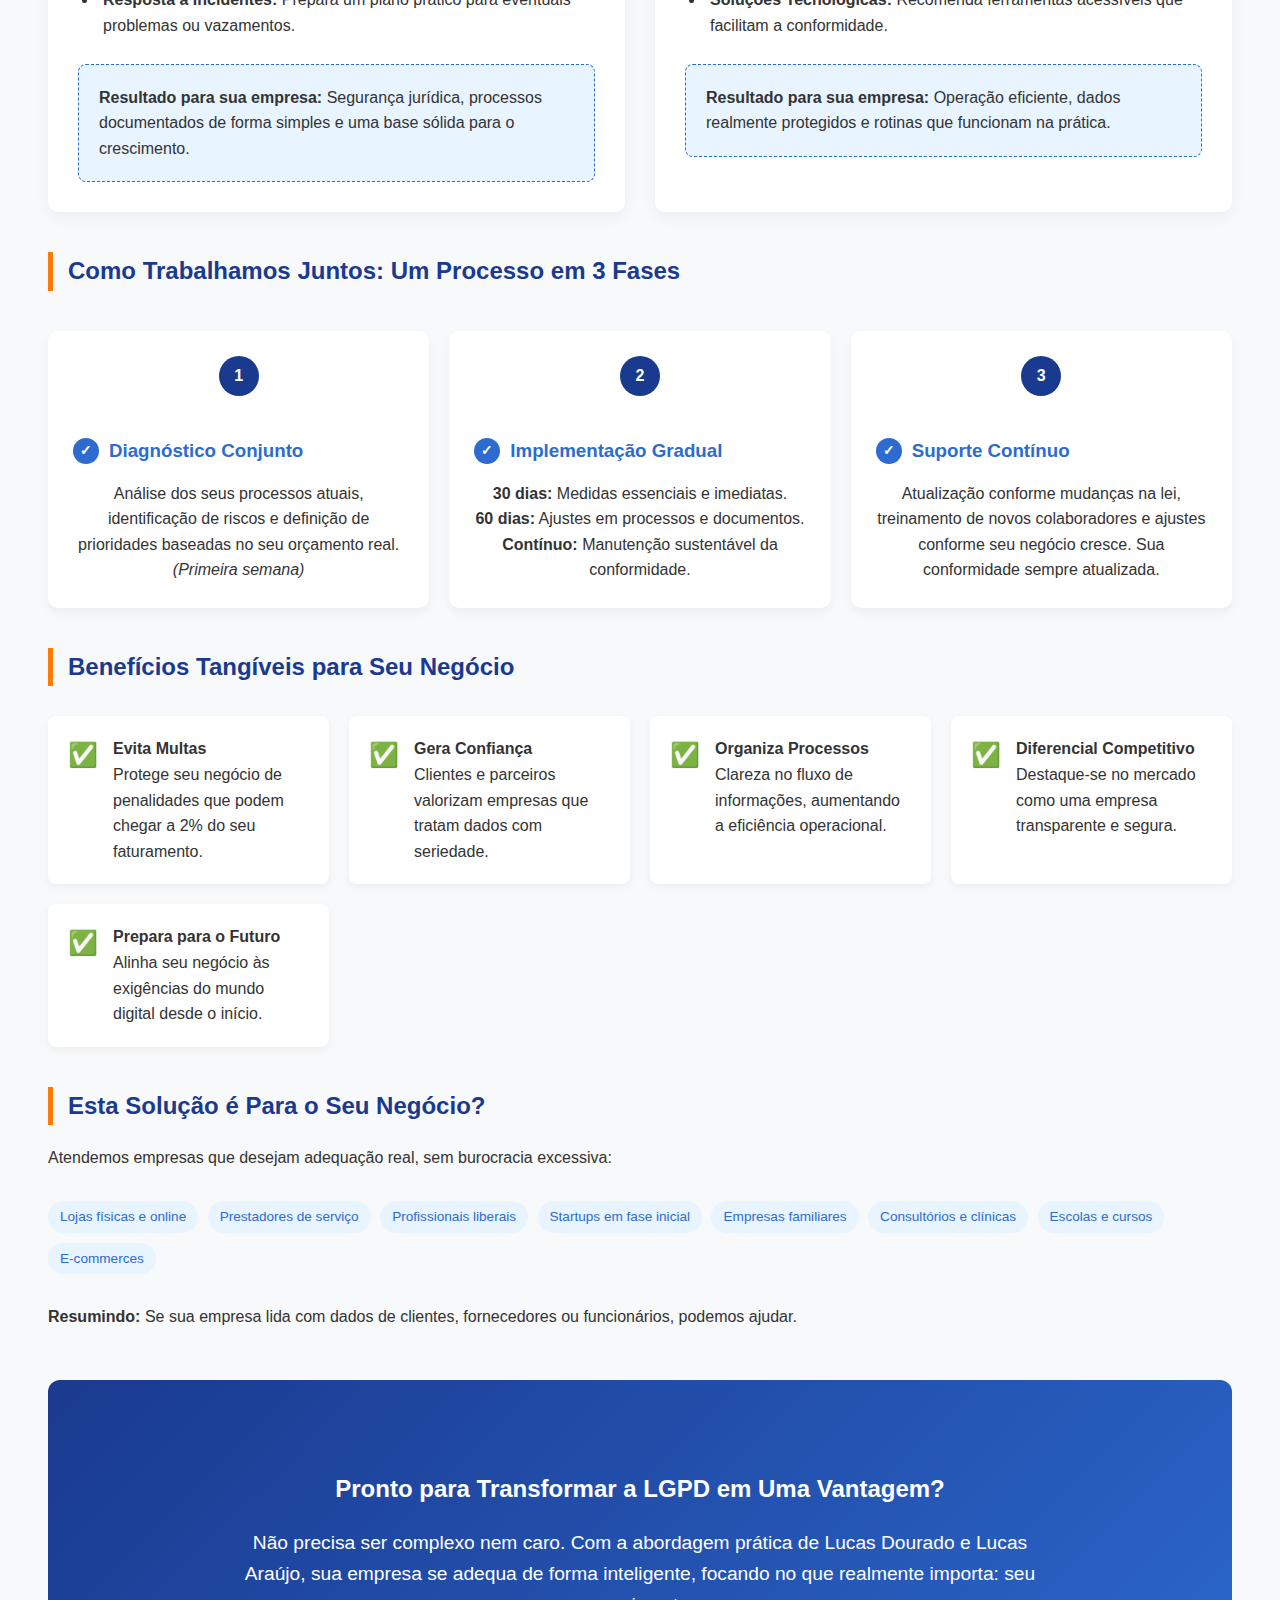
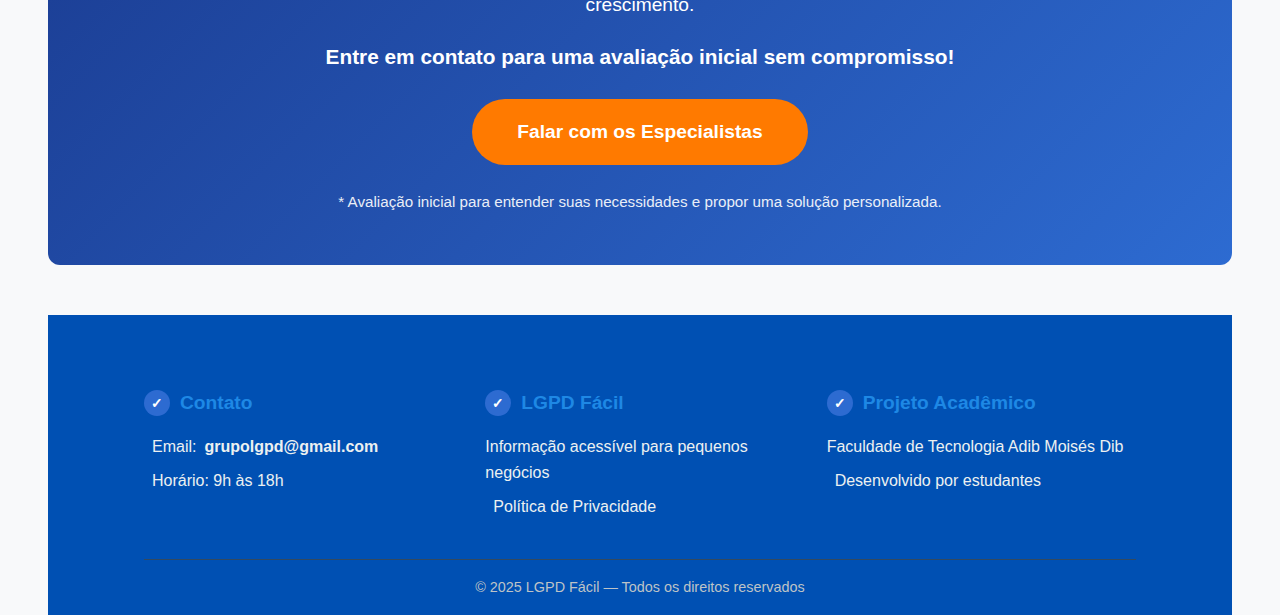
<file: solucoes.html>
<!DOCTYPE html>
<html lang="pt-BR">
<head>
    <meta charset="UTF-8">
    <meta name="viewport" content="width=device-width, initial-scale=1.0">
    <title>Soluções - LGPD Fácil</title>
    <link rel="stylesheet" href="style.css">
</head>
<body>
    <header class="header">
        <div class="container">
            <div class="logo-section">
                <h1 class="logo">LGPD Fácil</h1>
                <span class="tagline">Proteção de Dados Simplificada</span>
            </div>
            <nav class="nav">
                <a href="index.html"><i class="fas fa-home"></i> Início</a>
                <a href="micro.html"><i class="fas fa-store"></i> Micro</a>
                <a href="pequeno.html"><i class="fas fa-building"></i> Pequeno</a>
                <a href="solucoes.html" class="active"><i class="fas fa-tools"></i> Soluções</a>
                <a href="recursos.html"><i class="fas fa-file-alt"></i> Recursos</a>
                <a href="contato.html"><i class="fas fa-envelope"></i> Contato</a>
            </nav>
        </div>
    </header>

    <section class="hero">
        <div class="container">
            <div class="hero-content-left">
                <h1>Nossas Soluções</h1>
                <p class="hero-subtitle">Ferramentas práticas para implementar a LGPD no seu negócio</p>
            </div>
        </div>
    </section>

    <header>
        <h1>LGPD para Micro e Pequenas Empresas</h1>
        <p class="subtitle">Uma solução prática e acessível com <strong>Lucas Dourado</strong> e <strong>Lucas Araújo</strong>. Transforme a conformidade legal em uma vantagem competitiva para o seu negócio.</p>
    </header>

    <section>
        <h2>O Desafio da LGPD para o Seu Negócio</h2>
        <p>A Lei Geral de Proteção de Dados (LGPD) não é apenas para grandes corporações. Se sua empresa coleta dados de clientes, fornecedores ou funcionários (mesmo que seja apenas nome e e-mail), a lei se aplica.</p>
        
        <div class="challenge-box">
            <p>A adequação vai <strong>além de evitar multas</strong>. É sobre <strong>construir confiança</strong> com seus clientes, <strong>organizar seus processos</strong> e se <strong>diferenciar no mercado</strong>. O problema é que a lei parece complexa e cara de implementar... mas não precisa ser.</p>
        </div>
    </section>

    <section>
        <h2>Solução Especializada: Dois Experts, Uma Abordagem Completa</h2>
        <p>Combinamos expertise jurídica e implementação prática para oferecer uma solução completa e proporcional ao tamanho e orçamento do seu negócio.</p>
        
        <div class="expert-container">
            <div class="expert-card">
                <span class="expert-name">Lucas Dourado</span>
                <span class="expert-role">Especialista em Conformidade Legal e Processos</span>
                <p>Garante que a base jurídica da sua empresa esteja sólida e compreensível.</p>
                
                <h3>Ele vai ajudar sua empresa com:</h3>
                <ul>
                    <li><strong>Mapeamento de Dados:</strong> Identifica o que você coleta, onde armazena e com quem compartilha.</li>
                    <li><strong>Políticas Claras:</strong> Desenvolve documentos simples (política de privacidade) que seus clientes entendem.</li>
                    <li><strong>Base Legal Correta:</strong> Define a justificativa para cada uso de dados (contrato, consentimento, legítimo interesse).</li>
                    <li><strong>Treinamento Objetivo:</strong> Ensina sua equipe a lidar com dados no dia a dia, do atendimento ao marketing.</li>
                    <li><strong>Resposta a Incidentes:</strong> Prepara um plano prático para eventuais problemas ou vazamentos.</li>
                </ul>
                
                <div class="result-box">
                    <p><strong>Resultado para sua empresa:</strong> Segurança jurídica, processos documentados de forma simples e uma base sólida para o crescimento.</p>
                </div>
            </div>
            
            <div class="expert-card">
                <span class="expert-name">Lucas Araújo</span>
                <span class="expert-role">Especialista em Implementação Técnica e Operacional</span>
                <p>Foca na parte prática, garantindo que a teoria se transforme em ação no seu negócio.</p>
                
                <h3>Ele vai ajudar sua empresa com:</h3>
                <ul>
                    <li><strong>Ajustes em Ferramentas:</strong> Avalia e adapta suas ferramentas atuais (WhatsApp, planilhas, sistemas).</li>
                    <li><strong>Proteção Acessível:</strong> Implementa medidas de segurança viáveis para seu tamanho e orçamento.</li>
                    <li><strong>Automação de Processos:</strong> Cria fluxos para atender direitos dos clientes (como excluir ou fornecer dados).</li>
                    <li><strong>Checklist Prático:</strong> Desenvolve listas de verificação simples para o dia a dia da equipe.</li>
                    <li><strong>Soluções Tecnológicas:</strong> Recomenda ferramentas acessíveis que facilitam a conformidade.</li>
                </ul>
                
                <div class="result-box">
                    <p><strong>Resultado para sua empresa:</strong> Operação eficiente, dados realmente protegidos e rotinas que funcionam na prática.</p>
                </div>
            </div>
        </div>
    </section>

    <section>
        <h2>Como Trabalhamos Juntos: Um Processo em 3 Fases</h2>
        
        <div class="phase-container">
            <div class="phase">
                <div class="phase-number">1</div>
                <h3>Diagnóstico Conjunto</h3>
                <p>Análise dos seus processos atuais, identificação de riscos e definição de prioridades baseadas no seu orçamento real.</p>
                <p><em>(Primeira semana)</em></p>
            </div>
            
            <div class="phase">
                <div class="phase-number">2</div>
                <h3>Implementação Gradual</h3>
                <p><strong>30 dias:</strong> Medidas essenciais e imediatas.<br>
                   <strong>60 dias:</strong> Ajustes em processos e documentos.<br>
                   <strong>Contínuo:</strong> Manutenção sustentável da conformidade.</p>
            </div>
            
            <div class="phase">
                <div class="phase-number">3</div>
                <h3>Suporte Contínuo</h3>
                <p>Atualização conforme mudanças na lei, treinamento de novos colaboradores e ajustes conforme seu negócio cresce. Sua conformidade sempre atualizada.</p>
            </div>
        </div>
    </section>

    <section>
        <h2>Benefícios Tangíveis para Seu Negócio</h2>
        
        <div class="benefits-grid">
            <div class="benefit-item">
                <div class="benefit-icon">✅</div>
                <div>
                    <p><strong>Evita Multas</strong><br>Protege seu negócio de penalidades que podem chegar a 2% do seu faturamento.</p>
                </div>
            </div>
            
            <div class="benefit-item">
                <div class="benefit-icon">✅</div>
                <div>
                    <p><strong>Gera Confiança</strong><br>Clientes e parceiros valorizam empresas que tratam dados com seriedade.</p>
                </div>
            </div>
            
            <div class="benefit-item">
                <div class="benefit-icon">✅</div>
                <div>
                    <p><strong>Organiza Processos</strong><br>Clareza no fluxo de informações, aumentando a eficiência operacional.</p>
                </div>
            </div>
            
            <div class="benefit-item">
                <div class="benefit-icon">✅</div>
                <div>
                    <p><strong>Diferencial Competitivo</strong><br>Destaque-se no mercado como uma empresa transparente e segura.</p>
                </div>
            </div>
            
            <div class="benefit-item">
                <div class="benefit-icon">✅</div>
                <div>
                    <p><strong>Prepara para o Futuro</strong><br>Alinha seu negócio às exigências do mundo digital desde o início.</p>
                </div>
            </div>
        </div>
    </section>

    <section>
        <h2>Esta Solução é Para o Seu Negócio?</h2>
        <p>Atendemos empresas que desejam adequação real, sem burocracia excessiva:</p>
        
        <div style="margin: 25px 0;">
            <span class="tag">Lojas físicas e online</span>
            <span class="tag">Prestadores de serviço</span>
            <span class="tag">Profissionais liberais</span>
            <span class="tag">Startups em fase inicial</span>
            <span class="tag">Empresas familiares</span>
            <span class="tag">Consultórios e clínicas</span>
            <span class="tag">Escolas e cursos</span>
            <span class="tag">E-commerces</span>
        </div>
        
        <p><strong>Resumindo:</strong> Se sua empresa lida com dados de clientes, fornecedores ou funcionários, podemos ajudar.</p>
    </section>

    <div class="cta-box">
        <h2 style="color: white; border-left: none; padding-left: 0;">Pronto para Transformar a LGPD em Uma Vantagem?</h2>
        <p style="font-size: 1.2rem; max-width: 800px; margin: 0 auto;">Não precisa ser complexo nem caro. Com a abordagem prática de Lucas Dourado e Lucas Araújo, sua empresa se adequa de forma inteligente, focando no que realmente importa: seu crescimento.</p>
        
        <p style="margin-top: 20px; font-size: 1.3rem;"><strong>Entre em contato para uma avaliação inicial sem compromisso!</strong></p>
        
        <a href="#contato" class="cta-button">Falar com os Especialistas</a>
        
        <p style="margin-top: 25px; opacity: 0.9; font-size: 0.95rem;">* Avaliação inicial para entender suas necessidades e propor uma solução personalizada.</p>
    </div>

    <footer class="footer">
        <div class="container">
            <div class="footer-content">
                <div class="footer-section">
                    <h3>Contato</h3>
                    <p><i class="fas fa-envelope"></i> Email: <strong>grupolgpd@gmail.com</strong></p>
                    <p><i class="fas fa-clock"></i> Horário: 9h às 18h</p>
                </div>
                <div class="footer-section">
                    <h3>LGPD Fácil</h3>
                    <p>Informação acessível para pequenos negócios</p>
                    <a href="#politica"><i class="fas fa-file-contract"></i> Política de Privacidade</a>
                </div>
                <div class="footer-section">
                    <h3>Projeto Acadêmico</h3>
                    <p>Faculdade de Tecnologia Adib Moisés Dib</p>
                    <p><i class="fas fa-users"></i> Desenvolvido por estudantes</p>
                </div>
            </div>
            <div class="footer-bottom">
                <p>&copy; 2025 LGPD Fácil — Todos os direitos reservados</p>
            </div>
        </div>
    </footer>

    <script src="script.js"></script>
</body>
</html>
</file>
<file: style.css>
/* Reset e configurações básicas */
* {
    margin: 0;
    padding: 0;
    box-sizing: border-box;
}

:root {
    --primary-color: #0050b3;  /* Azul solicitado */
    --secondary-color: #1e88e5;
    --accent-color: #ff5252;
    --light-color: #e3f2fd;
    --dark-color: #0050b3;     /* Azul solicitado */
    --text-color: #333;
    --background-color: #f8f9fa;
    --success-color: #4caf50;
    --site-gutter: 1rem; /* aumentado levemente para dar espaço nas bordas */
}

body {
    font-family: 'Segoe UI', Tahoma, Geneva, Verdana, sans-serif;
    line-height: 1.6;
    color: var(--text-color);
    background-color: var(--background-color);
}

/* Reset de correção: neutraliza o bloco global adicionado por engano que limitava largura/padding */
body {
    /* garante que o body não limite a largura do site e não adicione padding extra global */
    max-width: none !important;
    padding: 0 !important;
    margin: 0;
}

/* Ajuste específico para páginas lgpd: reduz padding lateral para caber melhor em telas menores */
.lgpd-page {
    /* padding vertical e horizontal controlados por variável */
    padding: 20px var(--site-gutter);
    max-width: 1200px;
    margin: 0 auto;
    box-sizing: border-box;
}

.starter-card {
    max-width: 100%;
    margin: 0 auto;
    border-radius: 12px;
}

.profile-buttons {
    gap: 0.6rem;
}

.profile-btn {
    padding: 0.7rem 1rem;
    font-size: 0.95rem;
}

.card-content i {
    font-size: 1.6rem;
}

/* corrigido: container (corrigia o typo 'iner') */
.container {
    max-width: 1400px;
    margin: 0 auto;
    padding: 0 var(--site-gutter); /* usa variável para controlar gutter globalmente */
}

/* Cabeçalho */
.header {
    background: var(--primary-color);
    color: white;
    padding: 1rem 0;
    box-shadow: 0 2px 10px rgba(0,0,0,0.1);
    position: sticky;
    top: 0;
    z-index: 1000;
}

.header .container {
    display: flex;
    justify-content: space-between;
    align-items: center;
}

.logo-section {
    display: flex;
    flex-direction: column;
}

.logo {
    font-size: 1.8rem;
    font-weight: bold;
    color: white; /* Alterado para branco para contraste */
    margin-bottom: 0.2rem;
}

.tagline {
    font-size: 0.8rem;
    color: var(--light-color);
    opacity: 0.8;
}

.nav {
    display: flex;
    gap: 1.5rem;
}

.nav a {
    color: white;
    text-decoration: none;
    transition: color 0.3s;
    display: flex;
    align-items: center;
    gap: 0.5rem;
    font-size: 0.9rem;
    padding: 0.5rem 1rem;
    border-radius: 5px;
}

.nav a:hover, .nav a.active {
    background: rgba(255,255,255,0.1);
    color: var(--light-color);
}

/* Hero Section com título à esquerda */
.hero {
    background: linear-gradient(135deg, #0050b3, #1e88e5); /* Azul do cabeçalho */
    color: white;
    padding: 4rem 0; /* Reduzido de 6rem */
}

.hero-content-left {
    max-width: 600px;
    text-align: left;
}

.hero h1 {
    font-size: 3rem;
    margin-bottom: 1.5rem;
    font-weight: 700;
    line-height: 1.2;
}

.hero-subtitle {
    font-size: 1.3rem;
    margin-bottom: 3rem;
    opacity: 0.9;
    line-height: 1.6;
}

.hero-actions {
    display: flex;
    gap: 1rem;
    flex-wrap: wrap;
}

.cta-button {
    background: var(--accent-color);
    color: white;
    border: none;
    padding: 1rem 2rem;
    font-size: 1.1rem;
    border-radius: 8px;
    cursor: pointer;
    transition: all 0.3s;
    display: flex;
    align-items: center;
    gap: 0.5rem;
    font-weight: 600;
}

.cta-button:hover {
    background: #c0392b;
    transform: translateY(-2px);
    box-shadow: 0 5px 15px rgba(0,0,0,0.2);
}

.cta-button.secondary {
    background: transparent;
    border: 2px solid white;
}

.cta-button.secondary:hover {
    background: white;
    color: var(--primary-color);
}

.cta-button.large {
    padding: 1.2rem 2.5rem;
    font-size: 1.2rem;
}

/* Seções Gerais */
.section {
    padding: 3rem 0; /* Reduzido de 5rem */
}

.section-header {
    text-align: center;
    margin-bottom: 3rem;
}

.section-header h2 {
    color: var(--primary-color);
    font-size: 2.5rem;
    margin-bottom: 1rem;
}

.section-header p {
    color: #666;
    font-size: 1.2rem;
}

/* Seção Unificada */
.unified-section {
    background: white;
    padding: 2rem 0; /* Reduzido de 4rem */
}

.unified-content {
    max-width: 1000px;
    margin: 0 auto;
}

/* Chamada Inicial */
.intro-callout {
    text-align: center;
    margin-bottom: 3rem; /* Reduzido de 4rem */
    padding: 0 2rem;
}

.intro-callout h2 {
    font-size: 2.2rem;
    color: var(--primary-color);
    margin-bottom: 1.5rem;
    line-height: 1.3;
    font-weight: 700;
}

.intro-text {
    font-size: 1.3rem;
    color: #666;
    line-height: 1.6;
    max-width: 800px;
    margin: 0 auto;
}

/* Explicação da LGPD */
.lgpd-explanation {
    margin-bottom: 3rem; /* Reduzido de 4rem */
}

.lgpd-explanation h3 {
    color: var(--primary-color);
    font-size: 2rem;
    margin-bottom: 2rem;
    text-align: center;
}

.lgpd-text p {
    font-size: 1.1rem;
    line-height: 1.8;
    margin-bottom: 2rem;
    text-align: center;
}

.principles-section {
    margin-top: 2rem; /* Reduzido de 3rem */
}

.principles-section h4 {
    color: var(--primary-color);
    font-size: 1.5rem;
    margin-bottom: 1.5rem; /* Reduzido de 2rem */
    text-align: center;
}

.principles-grid {
    display: grid;
    grid-template-columns: repeat(auto-fit, minmax(300px, 1fr));
    gap: 1.5rem;
    margin-top: 1.5rem; /* Reduzido de 2rem */
}

.principle-card {
    display: flex;
    align-items: flex-start;
    gap: 1.5rem;
    padding: 1.5rem;
    background: var(--light-color);
    border-radius: 10px;
    border-left: 4px solid var(--secondary-color);
    transition: transform 0.3s;
}

.principle-card:hover {
    transform: translateY(-3px);
}

.principle-card i {
    font-size: 1.8rem;
    color: var(--secondary-color);
    margin-top: 0.3rem;
    min-width: 30px;
}

.principle-card h5 {
    color: var(--primary-color);
    margin-bottom: 0.5rem;
    font-size: 1.1rem;
}

.principle-card p {
    font-size: 0.9rem;
    color: #666;
    line-height: 1.5;
    margin: 0;
    text-align: left;
}

/* Seção Propósito */
.purpose-section {
    background: var(--background-color);
    padding: 2rem; /* Reduzido de 3rem */
    border-radius: 15px;
    margin-top: 2rem; /* Reduzido de 3rem */
}

.purpose-section h3 {
    color: var(--primary-color);
    font-size: 2rem;
    margin-bottom: 1.5rem; /* Reduzido de 2rem */
    text-align: center;
}

.purpose-text p {
    font-size: 1.1rem;
    line-height: 1.8;
    margin-bottom: 1.5rem;
    text-align: center;
}

.purpose-highlight {
    display: flex;
    align-items: center;
    gap: 2rem;
    background: white;
    padding: 2rem;
    border-radius: 10px;
    margin-top: 1.5rem; /* Reduzido de 2rem */
    border-left: 5px solid var(--accent-color);
}

.purpose-highlight i {
    font-size: 2.5rem;
    color: var(--accent-color);
    min-width: 60px;
}

.purpose-highlight h4 {
    color: var(--primary-color);
    margin-bottom: 0.5rem;
    font-size: 1.3rem;
}

.purpose-highlight p {
    text-align: left;
    margin: 0;
    color: #666;
}

/* Seção de Estatísticas */
.stats-section {
    background: linear-gradient(135deg, var(--primary-color), #1a2530);
    color: white;
    padding: 2rem 0; /* Reduzido de 4rem */
}

.stats-grid {
    display: grid;
    grid-template-columns: repeat(auto-fit, minmax(250px, 1fr));
    gap: 2rem;
}

.stat-item {
    text-align: center;
    padding: 2rem 1rem;
    background: rgba(255, 255, 255, 0.1);
    border-radius: 10px;
    backdrop-filter: blur(10px);
    transition: transform 0.3s;
}

.stat-item:hover {
    transform: translateY(-5px);
    background: rgba(255, 255, 255, 0.15);
}

.stat-number {
    font-size: 3rem;
    font-weight: bold;
    color: var(--secondary-color);
    display: block;
    margin-bottom: 1rem;
    font-weight: 800;
}

.stat-label {
    font-size: 0.95rem;
    line-height: 1.4;
}

/* Faixa Fixa Interativa */
.fixed-starter-bar {
    position: fixed;
    bottom: 2rem;
    right: 2rem;
    z-index: 1000;
    transition: opacity 0.25s ease, transform 0.25s ease;
}

.starter-card {
    background: white;
    border-radius: 15px;
    box-shadow: 0 10px 30px rgba(0,0,0,0.15);
    overflow: hidden;
    transition: all 0.3s ease;
    max-width: 350px;
    border: 2px solid var(--secondary-color);
}

.starter-card:hover {
    transform: translateY(-5px);
    box-shadow: 0 15px 40px rgba(0,0,0,0.2);
}

.card-initial, .card-selection {
    padding: 1.5rem;
}

.card-content {
    text-align: center;
}

.card-content i {
    font-size: 2rem;
    color: var(--secondary-color);
    margin-bottom: 1rem;
}

.card-content h3 {
    color: var(--primary-color);
    margin-bottom: 0.5rem;
    font-size: 1.2rem;
}

.card-content p {
    color: #666;
    font-size: 0.9rem;
    margin-bottom: 0;
}

.card-note {
    font-size: 0.8rem !important;
    color: #999 !important;
    margin-top: 1rem !important;
    font-style: italic;
}

.profile-buttons {
    display: flex;
    flex-direction: column;
    gap: 0.8rem;
    margin-top: 1.5rem;
}

.profile-btn {
    padding: 0.8rem 1.5rem;
    border: none;
    border-radius: 8px;
    font-weight: 600;
    cursor: pointer;
    transition: all 0.3s;
    display: flex;
    align-items: center;
    justify-content: center;
    gap: 0.5rem;
}

.profile-btn i {
    font-size: 1.6rem;
    color: white;
    margin-right: 0.5rem;
    margin-bottom: 0;
}

.profile-btn.micro {
    background: var(--secondary-color);
    color: white;
}

.profile-btn.small {
    background: var(--primary-color);
    color: white;
}

.profile-btn:hover {
    transform: translateY(-2px);
    box-shadow: 0 5px 15px rgba(0,0,0,0.1);
}

/* Rodapé */
.footer {
    background: var(--dark-color);
    color: white;
    padding: 3rem 0 1rem;
}

.footer-content {
    display: grid;
    grid-template-columns: repeat(auto-fit, minmax(250px, 1fr));
    gap: 2rem;
    margin-bottom: 2rem;
}

.footer-section h3 {
    color: var(--secondary-color);
    margin-bottom: 1rem;
    font-size: 1.2rem;
}

.footer-section p, .footer-section a {
    color: #ecf0f1;
    margin-bottom: 0.5rem;
    display: flex;
    align-items: center;
    gap: 0.5rem;
}

.footer-section a {
    text-decoration: none;
    transition: color 0.3s;
}

.footer-section a:hover {
    color: var(--secondary-color);
}

.footer-bottom {
    border-top: 1px solid #34495e;
    padding-top: 1rem;
    text-align: center;
    color: #bdc3c7;
    font-size: 0.9rem;
}

/* Estilos para as páginas específicas */
.content-grid {
    display: grid;
    gap: 2rem;
}

.article-card {
    background: white;
    padding: 2rem;
    border-radius: 10px;
    box-shadow: 0 2px 10px rgba(0,0,0,0.1);
    margin-bottom: 2rem;
    border-left: 4px solid var(--secondary-color);
}

.article-card h3 {
    color: var(--primary-color);
    margin-bottom: 1rem;
    font-size: 1.3rem;
}

.article-card ul {
    margin: 1rem 0;
    padding-left: 1.5rem;
}

.article-card li {
    margin-bottom: 0.5rem;
    line-height: 1.5;
}

.quick-tips {
    background: var(--light-color);
    padding: 2rem;
    border-radius: 10px;
    margin-top: 2rem;
}

.tips-grid {
    display: grid;
    grid-template-columns: repeat(auto-fit, minmax(200px, 1fr));
    gap: 1.5rem;
    margin-top: 1.5rem;
}

.tip {
    text-align: center;
    padding: 1.5rem;
    background: white;
    border-radius: 8px;
    box-shadow: 0 2px 5px rgba(0,0,0,0.05);
}

.tip i {
    font-size: 1.5rem;
    color: var(--secondary-color);
    margin-bottom: 0.5rem;
}

.compliance-checklist {
    background: white;
    padding: 2rem;
    border-radius: 10px;
    box-shadow: 0 2px 10px rgba(0,0,0,0.1);
    margin-top: 2rem;
}

.checklist-grid {
    display: grid;
    gap: 1rem;
    margin-top: 1.5rem;
}

.checklist-item {
    display: flex;
    align-items: center;
    gap: 1rem;
    padding: 1rem;
    background: var(--light-color);
    border-radius: 5px;
}

.solutions-grid {
    display: grid;
    gap: 2rem;
}

.solution-card-large {
    background: white;
    padding: 2.5rem;
    border-radius: 10px;
    box-shadow: 0 5px 15px rgba(0,0,0,0.1);
    text-align: center;
}

.solution-card-large h3 {
    color: var(--primary-color);
    margin: 1.5rem 0 1rem;
}

.solution-card-large ul {
    text-align: left;
    margin: 1.5rem 0;
    padding-left: 1.5rem;
}

.resources-grid {
    display: grid;
    grid-template-columns: repeat(auto-fit, minmax(300px, 1fr));
    gap: 2rem;
}

.resource-category {
    background: white;
    padding: 2rem;
    border-radius: 10px;
    box-shadow: 0 2px 10px rgba(0,0,0,0.1);
}

.resource-category h3 {
    color: var(--primary-color);
    margin-bottom: 1rem;
}

.resource-category ul {
    list-style: none;
}

.resource-category li {
    margin-bottom: 0.8rem;
    padding-bottom: 0.8rem;
    border-bottom: 1px solid #eee;
}

.resource-category a {
    color: var(--text-color);
    text-decoration: none;
    transition: color 0.3s;
}

.resource-category a:hover {
    color: var(--secondary-color);
}

.contact-grid {
    display: grid;
    grid-template-columns: repeat(auto-fit, minmax(320px, 1fr)); /* mantém 2 colunas quando houver espaço */
    gap: 2rem;
    align-items: start;
}

.contact-info,
.contact-form {
    width: 100%;
    min-width: 0; /* evita que o conteúdo force colunas estreitas */
    box-sizing: border-box;
}

/* Caixa de mensagem maior */
.form-group textarea {
    min-height: 220px; /* aumentei para melhorar a área de escrita */
    padding: 1rem;
    box-sizing: border-box;
}

/* Ajuste responsivo: em telas pequenas mantém uma única coluna */
@media (max-width: 768px) {
    .contact-grid {
        grid-template-columns: 1fr;
    }
}

/* Responsividade */
@media (max-width: 768px) {
    .header .container {
        flex-direction: column;
        gap: 1rem;
    }

    .nav {
        flex-wrap: wrap;
        justify-content: center;
        gap: 0.5rem;
    }

    .nav a {
        font-size: 0.8rem;
        padding: 0.4rem 0.8rem;
    }

    .hero {
        padding: 3rem 0; /* Reduzido de 4rem */
        text-align: center;
    }

    .hero-content-left {
        text-align: center;
        max-width: 100%;
    }

    .hero h1 {
        font-size: 2.2rem;
    }

    .hero-subtitle {
        font-size: 1.1rem;
    }

    .hero-actions {
        justify-content: center;
    }

    .cta-button {
        width: 100%;
        justify-content: center;
    }

    .section {
        padding: 2rem 0; /* Reduzido de 3rem */
    }

    .section-header h2 {
        font-size: 2rem;
    }

    .intro-callout h2 {
        font-size: 1.8rem;
    }
    
    .intro-text {
        font-size: 1.1rem;
    }
    
    .principles-grid {
        grid-template-columns: 1fr;
    }
    
    .principle-card {
        flex-direction: column;
        text-align: center;
    }
    
    .principle-card p {
        text-align: center;
    }
    
    .purpose-highlight {
        flex-direction: column;
        text-align: center;
    }
    
    .purpose-highlight p {
        text-align: center;
    }
    
    .stats-grid {
        grid-template-columns: 1fr;
    }
    
    .fixed-starter-bar {
        bottom: 1rem;
        right: 1rem;
        left: 1rem;
    }
    
    .starter-card {
        max-width: 100%;
    }
    
    .purpose-section {
        padding: 1.5rem; /* Reduzido de 2rem */
    }

    .contact-grid {
        grid-template-columns: 1fr;
    }
    
    .resources-grid {
        grid-template-columns: 1fr;
    }
    
    .tips-grid {
        grid-template-columns: 1fr;
    }
}

/* Ajustes responsivos finais: evita overlap dos cards flutuantes e melhora espaçamento em mobile */
@media (max-width: 1024px) {
    .container { padding: 0 1rem; }
    main, .unified-content { padding-bottom: calc(5rem + 1rem); } /* garante espaço para os cards */
}

/* Layout dos cards flutuantes em telas médias/pequenas */
@media (max-width: 768px) {
    /* Centraliza o starter bar e deixa mais compacto */
    .fixed-starter-bar {
        left: 50%;
        right: auto;
        transform: translateX(-50%);
        bottom: 1rem;
        width: min(calc(100% - 2rem), 420px);
        padding: 0.25rem;
        pointer-events: auto;
    }

    .fixed-starter-bar .starter-card {
        display: flex;
        gap: 0.5rem;
        align-items: center;
        padding: 0.5rem;
    }

    .fixed-starter-bar .card-initial .card-content h3 { font-size: 1rem; }
    .fixed-starter-bar .card-selection { width: 100%; }

    /* Move o widget TTS para o topo direito para não cobrir o footer nem o starter bar */
    .tts-floating {
        top: 1rem;
        right: 1rem;
        left: auto;
        bottom: auto;
        transform: none;
        width: auto;
    }

    /* Ajusta controles do TTS para aparecerem como dropdown compacto */
    .tts-controls {
        position: absolute;
        top: calc(100% + 0.5rem);
        right: 0;
        left: auto;
        min-width: 200px;
        box-shadow: 0 8px 20px rgba(0,0,0,0.12);
    }

    /* Garante margem inferior suficiente para o conteúdo não ficar encoberto */
    body.responsive-bottom-space main {
        padding-bottom: 7.5rem;
    }
}

/* Em telas muito pequenas (celular) */
@media (max-width: 420px) {
    .fixed-starter-bar {
        width: calc(100% - 2rem);
        left: 1rem;
        right: 1rem;
        transform: none;
        bottom: 1rem;
        border-radius: 10px;
    }

    .tts-floating {
        top: 0.75rem;
        right: 0.75rem;
    }

    .tts-toggle {
        width: 40px;
        height: 40px;
    }

    .tts-controls {
        min-width: 180px;
        right: 0.25rem;
        top: calc(100% + 0.4rem);
    }

    /* Evita que dropdown do TTS exceda a largura da tela */
    .tts-controls,
    .tts-controls * {
        box-sizing: border-box;
        max-width: calc(100vw - 2rem);
    }
}

/* Garante que os botões flutuantes não se sobreponham visualmente (prioridade de z-index) */
.fixed-starter-bar { z-index: 1000; }
.tts-floating { z-index: 1100; }

.container {
    padding-left: var(--site-gutter);
    padding-right: var(--site-gutter);
}

/* aumentos sutis do gutter em telas maiores para melhor leitura */
@media (min-width: 768px) {
    :root { --site-gutter: 2rem; } /* mais espaço em telas maiores */
}

@media (min-width: 1200px) {
    :root { --site-gutter: 3rem; } /* gutter maior em desktops grandes */
}

/* garante que seções também respeitem o espaçamento lateral */
.section,
.hero,
.footer,
.unified-section,
.unified-content {
    padding-left: var(--site-gutter);
    padding-right: var(--site-gutter);
}

/* Substitui/completa regras do TTS para exibir somente um pequeno botão à direita com popup de controles */

.tts-floating {
    position: fixed;
    right: 1.25rem;
    bottom: 2rem;
    z-index: 1200;
    display: flex;
    align-items: center;
    gap: .5rem;
    pointer-events: auto;
}

/* botão redondo compacto com ícone */
.tts-toggle {
    width: 48px;
    height: 48px;
    border-radius: 50%;
    background: var(--secondary-color);
    color: #fff;
    border: none;
    display: grid;
    place-items: center;
    cursor: pointer;
    box-shadow: 0 6px 18px rgba(0,0,0,0.15);
    font-size: 1.05rem;
}

/* ícone (se Font Awesome estiver presente, será exibido; senão SVG/emoji dentro do botão funcionará) */
.tts-toggle .tts-icon {
    display: inline-block;
    line-height: 0;
}

/* popup de controles (inicialmente escondido) */
.tts-controls {
    display: none;
    position: absolute;
    right: calc(100% + 0.75rem); /* aparece à esquerda do botão */
    bottom: 50%;
    transform: translateY(50%);
    background: #fff;
    border-radius: 10px;
    padding: 0.6rem;
    box-shadow: 0 10px 30px rgba(0,0,0,0.12);
    min-width: 220px;
    flex-direction: column;
    gap: 0.5rem;
}

/* quando o atributo hidden for removido pelo JS, mostra o painel */
.tts-controls:not([hidden]) {
    display: flex;
}

/* ajustes mobile: posiciona o popup acima do botão e limita largura */
@media (max-width: 480px) {
    .tts-floating {
        right: 0.75rem;
        bottom: 1rem;
    }

    .tts-controls {
        right: 0;
        left: auto;
        bottom: calc(100% + 0.5rem);
        transform: none;
        min-width: 180px;
        max-width: calc(100vw - 3rem);
    }
}

/* mantém prioridade visual evitando sobreposição com starter-bar/rodapé */
.tts-floating { z-index: 1200; }
/* === Adicionado: estilos da página LGPD para Micro e Pequenas Empresas === */
* {
    margin: 0;
    padding: 0;
    box-sizing: border-box;
    font-family: 'Segoe UI', Tahoma, Geneva, Verdana, sans-serif;
}
body {
    background-color: #f8f9fa;
    color: #333;
    line-height: 1.6;
    padding: 20px;
    max-width: 1200px;
    margin: 0 auto;
}
header {
    text-align: center;
    padding: 40px 20px;
    background: linear-gradient(135deg, #1a3a8f 0%, #2d6bd1 100%);
    color: white;
    border-radius: 10px;
    margin-bottom: 40px;
}
h1 {
    font-size: 2.8rem;
    margin-bottom: 15px;
}
.subtitle {
    font-size: 1.3rem;
    font-weight: 300;
    max-width: 800px;
    margin: 0 auto;
}
h2 {
    color: #1a3a8f;
    border-left: 5px solid #ff7a00;
    padding-left: 15px;
    margin: 40px 0 20px 0;
}
h3 {
    color: #2d6bd1;
    margin: 25px 0 15px 0;
    display: flex;
    align-items: center;
}
h3:before {
    content: "✓";
    background-color: #2d6bd1;
    color: white;
    width: 26px;
    height: 26px;
    border-radius: 50%;
    display: inline-flex;
    align-items: center;
    justify-content: center;
    margin-right: 10px;
    font-size: 0.9rem;
}
.challenge-box {
    background-color: #fff5e6;
    border-left: 4px solid #ff7a00;
    padding: 25px;
    border-radius: 0 8px 8px 0;
    margin: 30px 0;
    box-shadow: 0 4px 6px rgba(0,0,0,0.05);
}
.expert-container {
    display: flex;
    flex-wrap: wrap;
    gap: 30px;
    margin: 40px 0;
}
.expert-card {
    flex: 1;
    min-width: 300px;
    background-color: white;
    padding: 30px;
    border-radius: 10px;
    box-shadow: 0 5px 15px rgba(0,0,0,0.05);
    border-top: 5px solid #1a3a8f;
}
.expert-name {
    color: #1a3a8f;
    font-size: 1.5rem;
    margin-bottom: 5px;
}
.expert-role {
    color: #ff7a00;
    font-weight: 600;
    margin-bottom: 20px;
    display: block;
}
.result-box {
    background-color: #e8f4ff;
    padding: 20px;
    border-radius: 8px;
    margin-top: 25px;
    border: 1px dashed #2d6bd1;
}
.phase-container {
    display: flex;
    flex-wrap: wrap;
    gap: 20px;
    margin: 40px 0;
}
.phase {
    flex: 1;
    min-width: 250px;
    background-color: white;
    padding: 25px;
    border-radius: 10px;
    text-align: center;
    box-shadow: 0 5px 10px rgba(0,0,0,0.05);
}
.phase-number {
    display: inline-block;
    background-color: #1a3a8f;
    color: white;
    width: 40px;
    height: 40px;
    border-radius: 50%;
    line-height: 40px;
    font-weight: bold;
    margin-bottom: 15px;
}
.benefits-grid {
    display: grid;
    grid-template-columns: repeat(auto-fill, minmax(280px, 1fr));
    gap: 20px;
    margin: 30px 0;
}
.benefit-item {
    background-color: white;
    padding: 20px;
    border-radius: 8px;
    display: flex;
    align-items: flex-start;
    box-shadow: 0 3px 8px rgba(0,0,0,0.05);
}
.benefit-icon {
    color: #2d6bd1;
    font-size: 1.5rem;
    margin-right: 15px;
    flex-shrink: 0;
}
.cta-box {
    background: linear-gradient(135deg, #1a3a8f 0%, #2d6bd1 100%);
    color: white;
    padding: 50px;
    text-align: center;
    border-radius: 10px;
    margin: 50px 0;
}
.cta-button {
    display: inline-block;
    background-color: #ff7a00;
    color: white;
    padding: 18px 45px;
    text-decoration: none;
    font-weight: bold;
    font-size: 1.2rem;
    border-radius: 50px;
    margin-top: 25px;
    transition: all 0.3s ease;
    border: none;
    cursor: pointer;
}
.cta-button:hover {
    background-color: #e56b00;
    transform: translateY(-3px);
    box-shadow: 0 7px 14px rgba(255, 122, 0, 0.3);
}
ul {
    padding-left: 20px;
    margin-bottom: 20px;
}
li {
    margin-bottom: 8px;
    padding-left: 5px;
}
.tag {
    display: inline-block;
    background-color: #e8f4ff;
    color: #2d6bd1;
    padding: 5px 12px;
    border-radius: 20px;
    font-size: 0.85rem;
    margin: 5px 5px 5px 0;
}
@media (max-width: 768px) {
    h1 {
        font-size: 2.2rem;
    }
    .expert-container, .phase-container {
        flex-direction: column;
    }
    .cta-box {
        padding: 30px 20px;
    }
}

/* === Fim da adição === */

/* --- Espaço lateral seguro para toda a página (evita conteúdo colado nas bordas) --- */
html {
    padding-left: var(--site-gutter);
    padding-right: var(--site-gutter);
    box-sizing: border-box;
}

/* aplica gutter padrão também a elementos que porventura saíam da .container */
.hero,
.section,
.unified-section,
.unified-content,
.footer {
    padding-left: var(--site-gutter);
    padding-right: var(--site-gutter);
}

/* --- Arredondar formas azuis de fundo --- */
.hero,
.stats-section,
.cta-box,
.purpose-section,
.lgpd-page header,
.starter-card {
    border-radius: 12px;
    overflow: hidden; /* evita que conteúdo externo quebre o raio */
}
</file>
